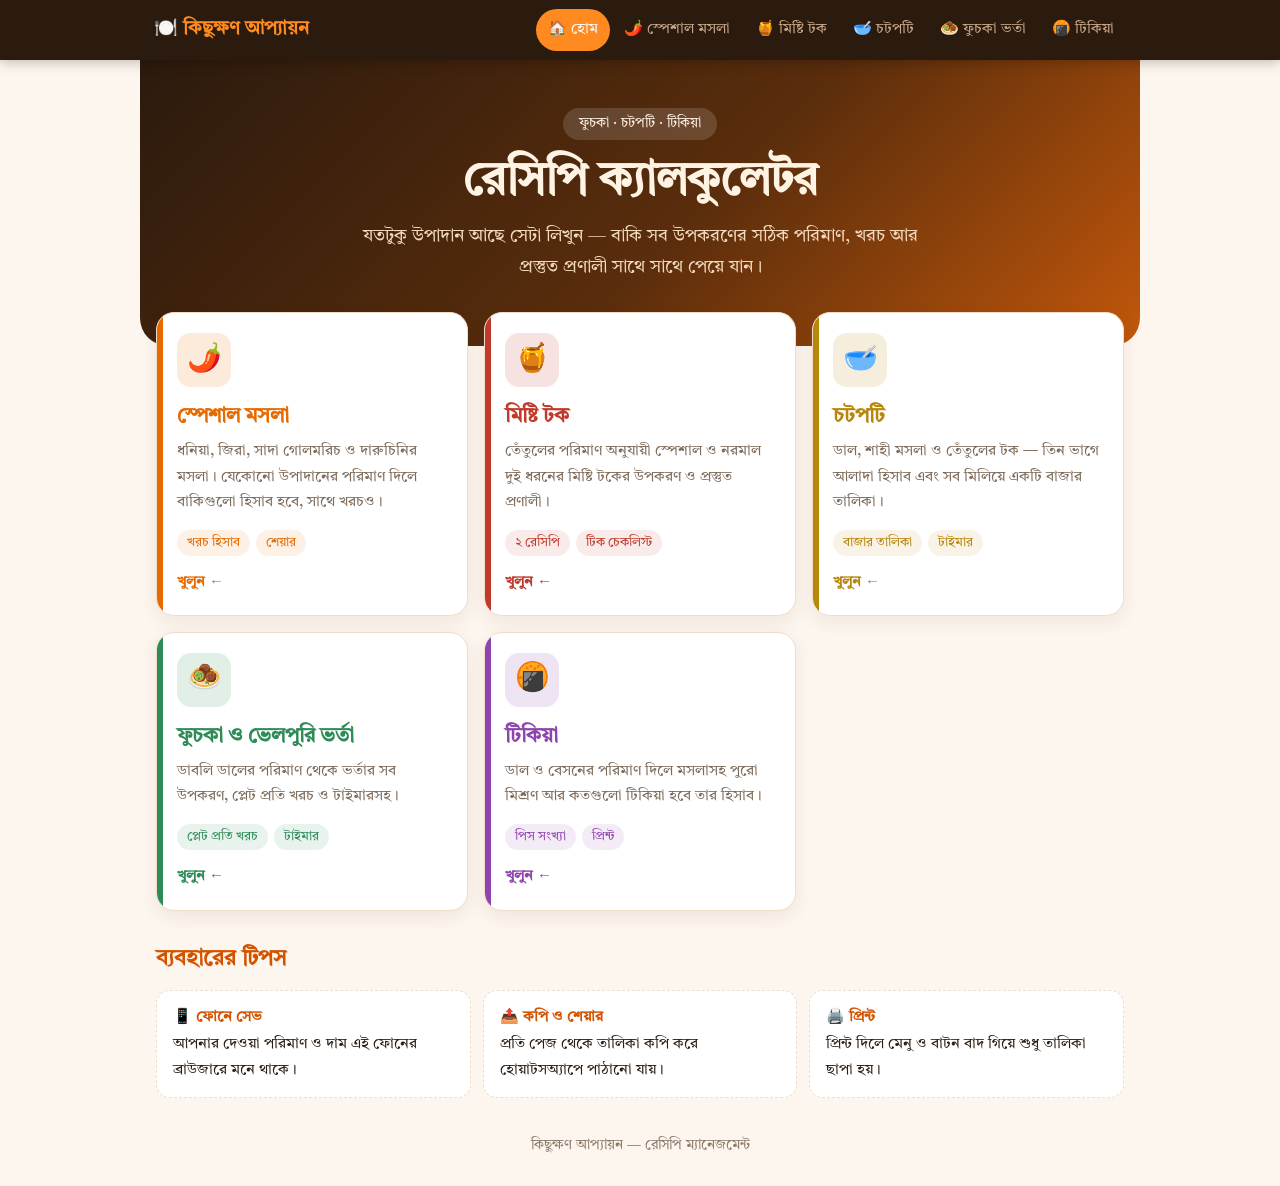
<file: index.html>
<!DOCTYPE html>
<html lang="bn">
<head>
<meta charset="UTF-8">
<meta name="viewport" content="width=device-width, initial-scale=1.0">
<meta name="theme-color" content="#2b1a0e">
<title>কিছুক্ষণ আপ্যায়ন — রেসিপি ক্যালকুলেটর</title>
<link rel="preconnect" href="https://fonts.googleapis.com">
<link rel="preconnect" href="https://fonts.gstatic.com" crossorigin>
<link rel="stylesheet" href="assets/site.css">
<link href="https://fonts.googleapis.com/css2?family=Tiro+Bangla:ital@0;1&display=swap" rel="stylesheet">
<style>
:root{
  --bg:#fdf6ee; --card:#fff; --text:#2c1e12; --muted:#7d6b5a; --line:#f0ddc8;
  --brand:#d35400; --brand2:#ff8a1f; --dark:#2b1a0e;
}
@media(prefers-color-scheme:dark){
  :root{--bg:#17110b; --card:#241a11; --text:#f4eadf; --muted:#b3a393; --line:#3d2d1d; --brand:#ff9a45}
}
*{box-sizing:border-box}
body{margin:0;background:var(--bg);color:var(--text);font-family:'Tiro Bangla','Noto Serif Bengali','Kalpurush',serif;line-height:1.7}
.wrap{max-width:1000px;margin:0 auto;padding:0 16px}

.hero{
  background:linear-gradient(135deg,#2b1a0e 0%,#5a2d0c 55%,#c2570b 100%);
  color:#fff3e3;text-align:center;padding:48px 16px 64px;
  margin:0 -16px 0;border-radius:0 0 28px 28px;
}
.hero .tag{display:inline-block;background:rgba(255,255,255,.14);padding:4px 16px;border-radius:999px;font-size:14px;margin-bottom:14px}
.hero h1{margin:0 0 10px;font-size:clamp(28px,6vw,46px);line-height:1.25}
.hero p{margin:0 auto;max-width:560px;color:#f3d9bd;font-size:clamp(15px,3.6vw,18px)}

.grid{
  display:grid;grid-template-columns:repeat(auto-fill,minmax(290px,1fr));gap:16px;
  margin:-34px 0 28px;
}
.card{
  display:flex;flex-direction:column;background:var(--card);border:1px solid var(--line);
  border-radius:18px;padding:20px;text-decoration:none;color:inherit;
  box-shadow:0 6px 18px rgba(80,40,0,.08);transition:transform .15s,box-shadow .15s,border-color .15s;
  position:relative;overflow:hidden;
}
.card::before{content:"";position:absolute;left:0;top:0;bottom:0;width:6px;background:var(--c,var(--brand))}
.card:hover{transform:translateY(-4px);box-shadow:0 12px 26px rgba(80,40,0,.18);border-color:var(--c,var(--brand))}
.card:focus-visible{outline:3px solid var(--brand2);outline-offset:2px}
.icon{
  width:54px;height:54px;border-radius:14px;display:grid;place-items:center;font-size:28px;
  background:color-mix(in srgb,var(--c,var(--brand)) 14%,transparent);margin-bottom:12px;
}
.card h2{margin:0 0 4px;font-size:21px;color:var(--c,var(--brand))}
.card p{margin:0 0 14px;color:var(--muted);font-size:15px;flex:1}
.meta{display:flex;flex-wrap:wrap;gap:6px;margin-bottom:14px}
.meta span{font-size:13px;background:color-mix(in srgb,var(--c,var(--brand)) 10%,transparent);color:var(--c,var(--brand));padding:2px 10px;border-radius:999px}
.go{font-weight:700;color:var(--c,var(--brand));font-size:15px}
.card:hover .go{letter-spacing:.3px}

h3.sec{font-size:22px;margin:30px 0 12px;color:var(--brand)}
.tips{display:grid;grid-template-columns:repeat(auto-fit,minmax(220px,1fr));gap:12px;margin-bottom:10px}
.tip{background:var(--card);border:1px dashed var(--line);border-radius:14px;padding:14px 16px;font-size:15px}
.tip b{display:block;margin-bottom:2px;color:var(--brand)}

#siteFoot{margin-top:18px}
body.has-nav{padding-top:var(--nav-h) !important}
</style>
</head>
<body>
<div class="wrap">
  <header class="hero">
    <span class="tag">ফুচকা · চটপটি · টিকিয়া</span>
    <h1>রেসিপি ক্যালকুলেটর</h1>
    <p>যতটুকু উপাদান আছে সেটা লিখুন — বাকি সব উপকরণের সঠিক পরিমাণ, খরচ আর প্রস্তুত প্রণালী সাথে সাথে পেয়ে যান।</p>
  </header>

  <main class="grid" id="cards">
    <a class="card" href="masala.html" style="--c:#e66a00">
      <div class="icon">🌶️</div>
      <h2>স্পেশাল মসলা</h2>
      <p>ধনিয়া, জিরা, সাদা গোলমরিচ ও দারুচিনির মসলা। যেকোনো উপাদানের পরিমাণ দিলে বাকিগুলো হিসাব হবে, সাথে খরচও।</p>
      <div class="meta"><span>খরচ হিসাব</span><span>শেয়ার</span></div>
      <span class="go">খুলুন ←</span>
    </a>
    <a class="card" href="mishti-tok.html" style="--c:#c0392b">
      <div class="icon">🍯</div>
      <h2>মিষ্টি টক</h2>
      <p>তেঁতুলের পরিমাণ অনুযায়ী স্পেশাল ও নরমাল দুই ধরনের মিষ্টি টকের উপকরণ ও প্রস্তুত প্রণালী।</p>
      <div class="meta"><span>২ রেসিপি</span><span>টিক চেকলিস্ট</span></div>
      <span class="go">খুলুন ←</span>
    </a>
    <a class="card" href="chotpoti.html" style="--c:#b8860b">
      <div class="icon">🥣</div>
      <h2>চটপটি</h2>
      <p>ডাল, শাহী মসলা ও তেঁতুলের টক — তিন ভাগে আলাদা হিসাব এবং সব মিলিয়ে একটি বাজার তালিকা।</p>
      <div class="meta"><span>বাজার তালিকা</span><span>টাইমার</span></div>
      <span class="go">খুলুন ←</span>
    </a>
    <a class="card" href="fuchka-vorta.html" style="--c:#2e8b57">
      <div class="icon">🧆</div>
      <h2>ফুচকা ও ভেলপুরি ভর্তা</h2>
      <p>ডাবলি ডালের পরিমাণ থেকে ভর্তার সব উপকরণ, প্লেট প্রতি খরচ ও টাইমারসহ।</p>
      <div class="meta"><span>প্লেট প্রতি খরচ</span><span>টাইমার</span></div>
      <span class="go">খুলুন ←</span>
    </a>
    <a class="card" href="tikiya.html" style="--c:#8e44ad">
      <div class="icon">🍘</div>
      <h2>টিকিয়া</h2>
      <p>ডাল ও বেসনের পরিমাণ দিলে মসলাসহ পুরো মিশ্রণ আর কতগুলো টিকিয়া হবে তার হিসাব।</p>
      <div class="meta"><span>পিস সংখ্যা</span><span>প্রিন্ট</span></div>
      <span class="go">খুলুন ←</span>
    </a>
  </main>

  <h3 class="sec">ব্যবহারের টিপস</h3>
  <div class="tips">
    <div class="tip"><b>📱 ফোনে সেভ</b>আপনার দেওয়া পরিমাণ ও দাম এই ফোনের ব্রাউজারে মনে থাকে।</div>
    <div class="tip"><b>📤 কপি ও শেয়ার</b>প্রতি পেজ থেকে তালিকা কপি করে হোয়াটসঅ্যাপে পাঠানো যায়।</div>
    <div class="tip"><b>🖨️ প্রিন্ট</b>প্রিন্ট দিলে মেনু ও বাটন বাদ গিয়ে শুধু তালিকা ছাপা হয়।</div>
  </div>

  <div id="siteFoot">কিছুক্ষণ আপ্যায়ন — রেসিপি ম্যানেজমেন্ট</div>
</div>
<script src="assets/site.js"></script>
</body>
</html>
</file>
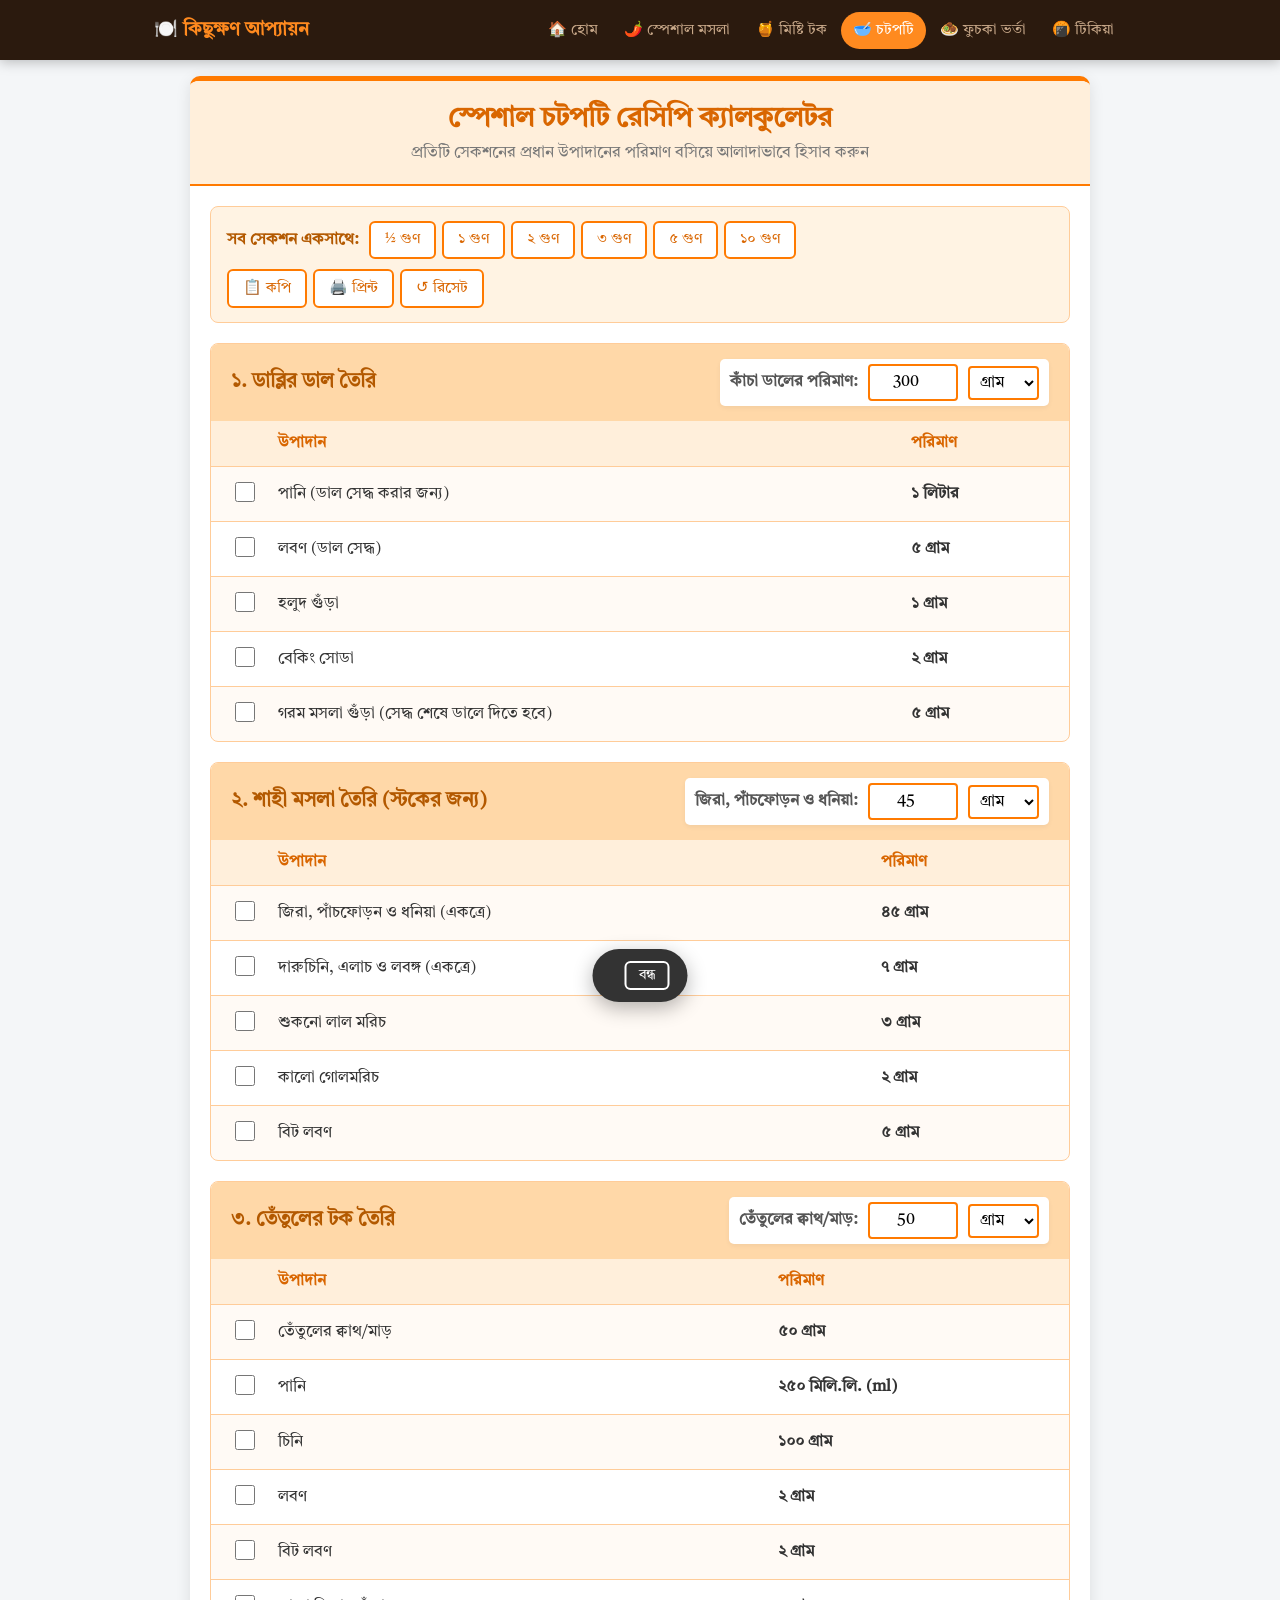
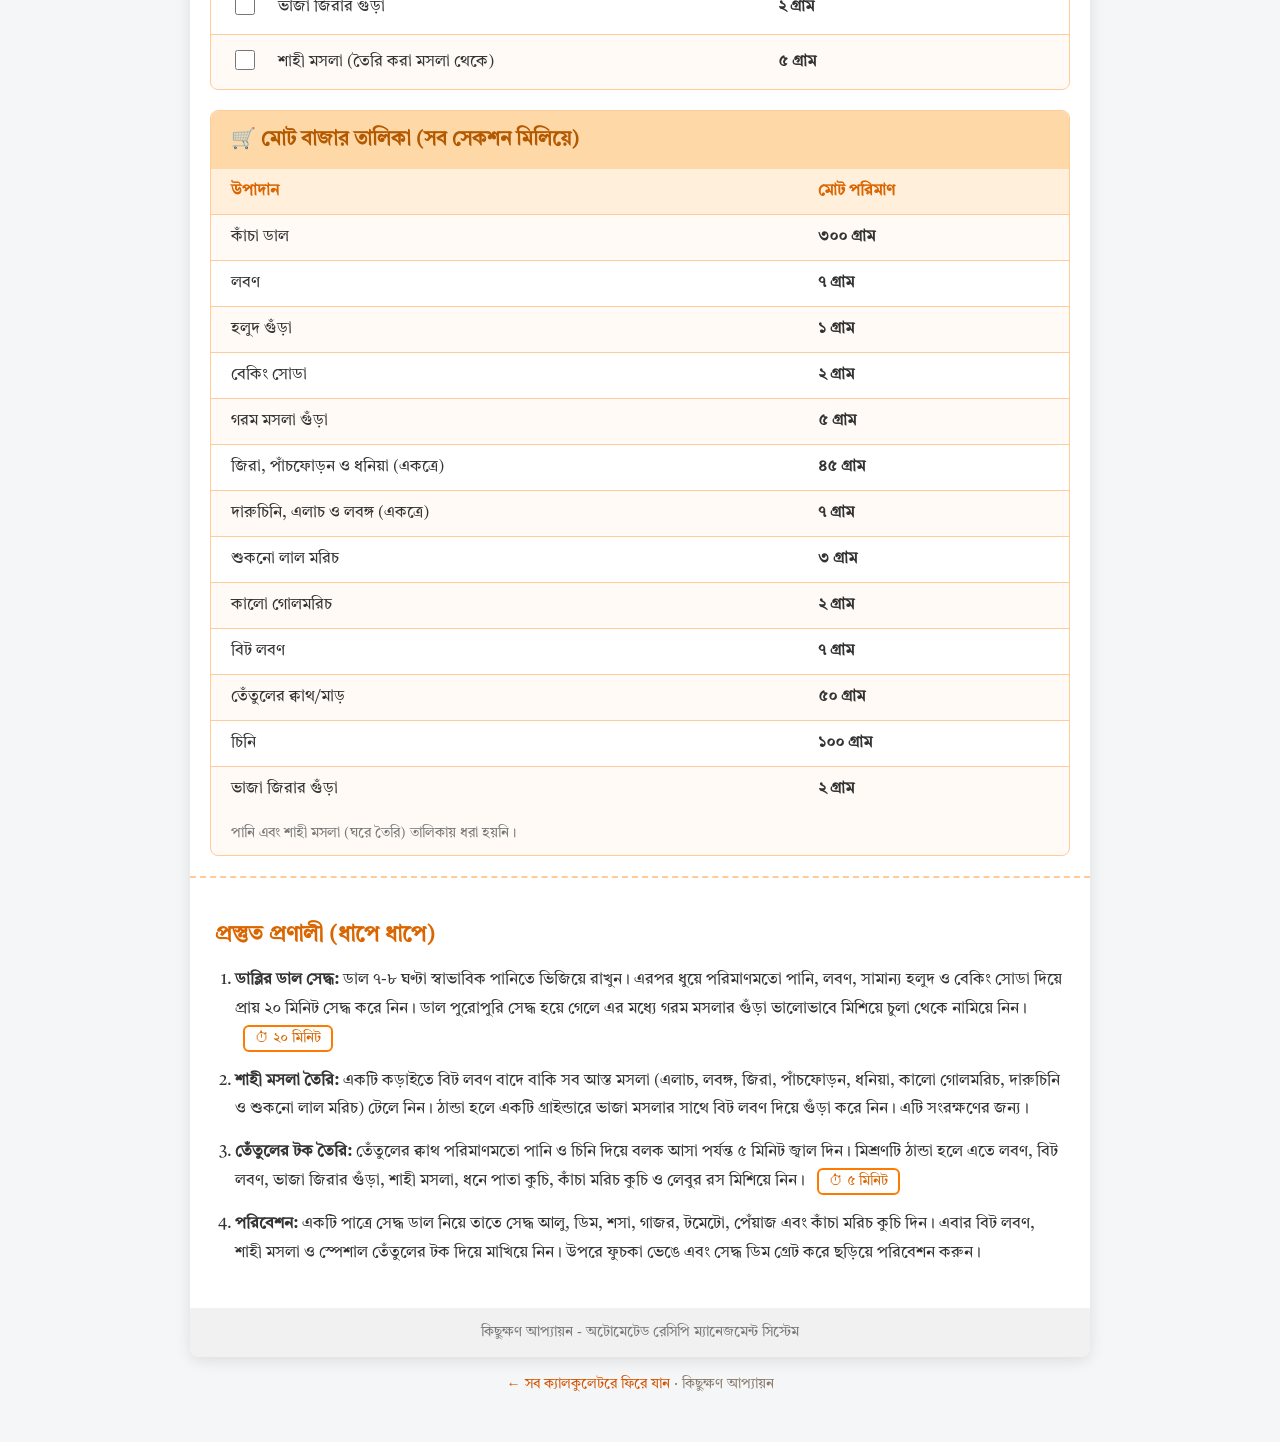
<file: chotpoti.html>
<!DOCTYPE html>
<html lang="bn">
<head>
    <meta charset="UTF-8">
    <meta name="viewport" content="width=device-width, initial-scale=1.0">
    <title>চটপটি রেসিপি ক্যালকুলেটর - কিছুক্ষণ আপ্যায়ন</title>
    <style>
        @import url('https://fonts.googleapis.com/css2?family=Tiro+Bangla:ital@0;1&display=swap');

        * { box-sizing: border-box; }

        body {
            font-family: 'Tiro Bangla', serif;
            background-color: #f4f6f8;
            margin: 0;
            padding: 20px;
            color: #333;
        }

        .container {
            max-width: 900px;
            margin: 0 auto;
            background-color: #ffffff;
            border-radius: 10px;
            box-shadow: 0 4px 15px rgba(0,0,0,0.1);
            overflow: hidden;
            border-top: 5px solid #ff7a00;
        }

        .header {
            background-color: #ffefdb;
            padding: 20px;
            text-align: center;
            border-bottom: 2px solid #ff7a00;
        }
        .header h1 { margin: 0; color: #d96600; font-size: 28px; }
        .header p { margin: 5px 0 0 0; color: #777; }

        /* Toolbar */
        .toolbar {
            margin: 20px 20px 0;
            padding: 14px 16px;
            background: #fff3e3;
            border: 1px solid #ffcc99;
            border-radius: 8px;
            display: flex;
            flex-wrap: wrap;
            gap: 10px;
            align-items: center;
            justify-content: space-between;
        }
        .toolbar .group { display: flex; flex-wrap: wrap; gap: 6px; align-items: center; }
        .toolbar .lbl { font-weight: bold; color: #b35900; margin-right: 4px; }

        button {
            font-family: 'Tiro Bangla', serif;
            font-size: 15px;
            padding: 7px 14px;
            border: 2px solid #ff7a00;
            background: #fff;
            color: #d96600;
            border-radius: 6px;
            cursor: pointer;
            transition: background .15s, color .15s;
        }
        button:hover { background: #ff7a00; color: #fff; }
        button.primary { background: #ff7a00; color: #fff; }
        button.primary:hover { background: #d96600; }
        button.active { background: #ff7a00; color: #fff; }

        .section-card {
            margin: 20px;
            border: 1px solid #ffcc99;
            border-radius: 8px;
            overflow: hidden;
            background-color: #fffaf5;
        }
        .section-header {
            background-color: #ffd8a8;
            padding: 15px 20px;
            display: flex;
            justify-content: space-between;
            align-items: center;
            flex-wrap: wrap;
            gap: 10px;
        }
        .section-header h2 { margin: 0; color: #b35900; font-size: 20px; }

        .input-group {
            display: flex;
            align-items: center;
            gap: 10px;
            background: white;
            padding: 5px 10px;
            border-radius: 5px;
            box-shadow: 0 2px 5px rgba(0,0,0,0.05);
            flex-wrap: wrap;
        }
        .input-group label { font-size: 16px; font-weight: bold; color: #555; }
        .input-group input, .input-group select {
            font-family: 'Tiro Bangla', serif;
            font-size: 16px;
            padding: 6px;
            border: 2px solid #ff7a00;
            border-radius: 4px;
            outline: none;
            background-color: #fff;
        }
        .input-group input { width: 90px; text-align: center; }
        .input-group select { cursor: pointer; }
        .input-group input:focus, .input-group select:focus { box-shadow: 0 0 0 3px rgba(255,122,0,.25); }

        .err { color: #c0392b; padding: 14px 20px; font-size: 15px; }

        table { width: 100%; border-collapse: collapse; }
        th, td {
            border-bottom: 1px solid #ffcc99;
            padding: 12px 20px;
            text-align: left;
            font-size: 16px;
        }
        th { background-color: #ffefdb; color: #d96600; font-weight: bold; }
        th.chk, td.chk { width: 44px; padding-right: 0; }
        tr:last-child td { border-bottom: none; }
        tr:nth-child(even) { background-color: #ffffff; }
        td.chk input { width: 20px; height: 20px; accent-color: #ff7a00; cursor: pointer; }
        tr.done td:not(.chk) { text-decoration: line-through; color: #aaa; }

        /* Shopping list */
        .shop-list { padding: 6px 0; }
        .shop-note { padding: 12px 20px 0; font-size: 14px; color: #777; }

        .steps-section {
            padding: 25px;
            background-color: #ffffff;
            border-top: 2px dashed #ffcc99;
        }
        .steps-section h2 { color: #d96600; font-size: 22px; margin-bottom: 15px; }
        .steps-list { line-height: 1.8; font-size: 16px; padding-left: 20px; }
        .steps-list li { margin-bottom: 14px; }
        .timer-btn { margin-left: 8px; padding: 2px 10px; font-size: 14px; }

        .footer-note {
            text-align: center;
            padding: 15px;
            font-size: 14px;
            color: #777;
            background-color: #f1f1f1;
        }

        /* Timer bar */
        #timerBar {
            position: fixed;
            left: 50%;
            bottom: 18px;
            transform: translateX(-50%) translateY(120px);
            background: #333;
            color: #fff;
            padding: 12px 18px;
            border-radius: 30px;
            display: flex;
            gap: 14px;
            align-items: center;
            box-shadow: 0 6px 20px rgba(0,0,0,.3);
            transition: transform .25s;
            z-index: 20;
            font-size: 17px;
        }
        #timerBar.show { transform: translateX(-50%) translateY(0); }
        #timerBar.ring { background: #c0392b; animation: pulse 0.8s infinite; }
        #timerBar button { padding: 3px 12px; font-size: 14px; border-color: #fff; background: transparent; color: #fff; }
        #timerBar button:hover { background: #fff; color: #333; }
        @keyframes pulse { 50% { transform: translateX(-50%) scale(1.06); } }

        #toast {
            position: fixed;
            top: 18px;
            left: 50%;
            transform: translateX(-50%);
            background: #2e7d32;
            color: #fff;
            padding: 10px 20px;
            border-radius: 6px;
            opacity: 0;
            pointer-events: none;
            transition: opacity .25s;
            z-index: 30;
        }
        #toast.show { opacity: 1; }

        @media (max-width: 600px) {
            body { padding: 10px; }
            .section-header { flex-direction: column; align-items: flex-start; }
            th, td { padding: 10px 12px; font-size: 15px; }
            .header h1 { font-size: 22px; }
            .toolbar { flex-direction: column; align-items: flex-start; }
        }

        @media print {
            body { background: #fff; padding: 0; }
            .container { box-shadow: none; border-top: none; }
            .toolbar, #timerBar, #toast, .timer-btn, td.chk, th.chk, .input-group select { display: none !important; }
            .input-group input { border: none; width: auto; font-weight: bold; }
            .section-card { break-inside: avoid; }
        }
    </style>
<link rel="stylesheet" href="assets/site.css">
</head>
<body>

<div class="container">
    <div class="header">
        <h1>স্পেশাল চটপটি রেসিপি ক্যালকুলেটর</h1>
        <p>প্রতিটি সেকশনের প্রধান উপাদানের পরিমাণ বসিয়ে আলাদাভাবে হিসাব করুন</p>
    </div>

    <!-- Toolbar -->
    <div class="toolbar">
        <div class="group">
            <span class="lbl">সব সেকশন একসাথে:</span>
            <button data-mult="0.5">½ গুণ</button>
            <button data-mult="1">১ গুণ</button>
            <button data-mult="2">২ গুণ</button>
            <button data-mult="3">৩ গুণ</button>
            <button data-mult="5">৫ গুণ</button>
            <button data-mult="10">১০ গুণ</button>
        </div>
        <div class="group">
            <button id="btnCopy">📋 কপি</button>
            <button id="btnPrint">🖨️ প্রিন্ট</button>
            <button id="btnReset">↺ রিসেট</button>
        </div>
    </div>

    <!-- Section 1: Dal -->
    <div class="section-card">
        <div class="section-header">
            <h2>১. ডাব্লির ডাল তৈরি</h2>
            <div class="input-group">
                <label for="dalInput">কাঁচা ডালের পরিমাণ:</label>
                <input type="number" id="dalInput" value="300" min="0" step="any" inputmode="decimal">
                <select id="dalUnit">
                    <option value="g">গ্রাম</option>
                    <option value="kg">কেজি</option>
                </select>
            </div>
        </div>
        <table>
            <thead><tr><th class="chk"></th><th>উপাদান</th><th>পরিমাণ</th></tr></thead>
            <tbody id="dalTable"></tbody>
        </table>
    </div>

    <!-- Section 2: Masala -->
    <div class="section-card">
        <div class="section-header">
            <h2>২. শাহী মসলা তৈরি (স্টকের জন্য)</h2>
            <div class="input-group">
                <label for="masalaInput">জিরা, পাঁচফোড়ন ও ধনিয়া:</label>
                <input type="number" id="masalaInput" value="45" min="0" step="any" inputmode="decimal">
                <select id="masalaUnit">
                    <option value="g">গ্রাম</option>
                    <option value="kg">কেজি</option>
                </select>
            </div>
        </div>
        <table>
            <thead><tr><th class="chk"></th><th>উপাদান</th><th>পরিমাণ</th></tr></thead>
            <tbody id="masalaTable"></tbody>
        </table>
    </div>

    <!-- Section 3: Tok -->
    <div class="section-card">
        <div class="section-header">
            <h2>৩. তেঁতুলের টক তৈরি</h2>
            <div class="input-group">
                <label for="tokInput">তেঁতুলের ক্বাথ/মাড়:</label>
                <input type="number" id="tokInput" value="50" min="0" step="any" inputmode="decimal">
                <select id="tokUnit">
                    <option value="g">গ্রাম</option>
                    <option value="kg">কেজি</option>
                </select>
            </div>
        </div>
        <table>
            <thead><tr><th class="chk"></th><th>উপাদান</th><th>পরিমাণ</th></tr></thead>
            <tbody id="tokTable"></tbody>
        </table>
    </div>

    <!-- Shopping list -->
    <div class="section-card">
        <div class="section-header">
            <h2>🛒 মোট বাজার তালিকা (সব সেকশন মিলিয়ে)</h2>
        </div>
        <table>
            <thead><tr><th>উপাদান</th><th>মোট পরিমাণ</th></tr></thead>
            <tbody id="shopTable"></tbody>
        </table>
        <div class="shop-note">পানি এবং শাহী মসলা (ঘরে তৈরি) তালিকায় ধরা হয়নি।</div>
        <div style="height:12px"></div>
    </div>

    <!-- Steps -->
    <div class="steps-section">
        <h2>প্রস্তুত প্রণালী (ধাপে ধাপে)</h2>
        <ol class="steps-list">
            <li><strong>ডাব্লির ডাল সেদ্ধ:</strong> ডাল ৭-৮ ঘণ্টা স্বাভাবিক পানিতে ভিজিয়ে রাখুন। এরপর ধুয়ে পরিমাণমতো পানি, লবণ, সামান্য হলুদ ও বেকিং সোডা দিয়ে প্রায় ২০ মিনিট সেদ্ধ করে নিন। ডাল পুরোপুরি সেদ্ধ হয়ে গেলে এর মধ্যে গরম মসলার গুঁড়া ভালোভাবে মিশিয়ে চুলা থেকে নামিয়ে নিন। <button class="timer-btn" data-min="20" data-label="ডাল সেদ্ধ">⏱ ২০ মিনিট</button></li>
            <li><strong>শাহী মসলা তৈরি:</strong> একটি কড়াইতে বিট লবণ বাদে বাকি সব আস্ত মসলা (এলাচ, লবঙ্গ, জিরা, পাঁচফোড়ন, ধনিয়া, কালো গোলমরিচ, দারুচিনি ও শুকনো লাল মরিচ) টেলে নিন। ঠান্ডা হলে একটি গ্রাইন্ডারে ভাজা মসলার সাথে বিট লবণ দিয়ে গুঁড়া করে নিন। এটি সংরক্ষণের জন্য।</li>
            <li><strong>তেঁতুলের টক তৈরি:</strong> তেঁতুলের ক্বাথ পরিমাণমতো পানি ও চিনি দিয়ে বলক আসা পর্যন্ত ৫ মিনিট জ্বাল দিন। মিশ্রণটি ঠান্ডা হলে এতে লবণ, বিট লবণ, ভাজা জিরার গুঁড়া, শাহী মসলা, ধনে পাতা কুচি, কাঁচা মরিচ কুচি ও লেবুর রস মিশিয়ে নিন। <button class="timer-btn" data-min="5" data-label="তেঁতুলের টক জ্বাল">⏱ ৫ মিনিট</button></li>
            <li><strong>পরিবেশন:</strong> একটি পাত্রে সেদ্ধ ডাল নিয়ে তাতে সেদ্ধ আলু, ডিম, শসা, গাজর, টমেটো, পেঁয়াজ এবং কাঁচা মরিচ কুচি দিন। এবার বিট লবণ, শাহী মসলা ও স্পেশাল তেঁতুলের টক দিয়ে মাখিয়ে নিন। উপরে ফুচকা ভেঙে এবং সেদ্ধ ডিম গ্রেট করে ছড়িয়ে পরিবেশন করুন।</li>
        </ol>
    </div>

    <div class="footer-note">
        কিছুক্ষণ আপ্যায়ন - অটোমেটেড রেসিপি ম্যানেজমেন্ট সিস্টেম
    </div>
</div>

<div id="timerBar"><span id="timerText"></span><button id="timerStop">বন্ধ</button></div>
<div id="toast"></div>

<script>
    // Base Data (all base amounts are in Grams/ML). "key" merges identical items in the shopping list.
    const db = {
        dal: {
            baseAmount: 300,
            items: [
                { name: "পানি (ডাল সেদ্ধ করার জন্য)", amount: 1000, isLiquid: true },
                { name: "লবণ (ডাল সেদ্ধ)", amount: 5, isLiquid: false, key: "লবণ" },
                { name: "হলুদ গুঁড়া", amount: 1, isLiquid: false, key: "হলুদ গুঁড়া" },
                { name: "বেকিং সোডা", amount: 2, isLiquid: false, key: "বেকিং সোডা" },
                { name: "গরম মসলা গুঁড়া (সেদ্ধ শেষে ডালে দিতে হবে)", amount: 5, isLiquid: false, key: "গরম মসলা গুঁড়া" }
            ]
        },
        masala: {
            baseAmount: 45,
            items: [
                { name: "জিরা, পাঁচফোড়ন ও ধনিয়া (একত্রে)", amount: 45, isLiquid: false, key: "জিরা, পাঁচফোড়ন ও ধনিয়া (একত্রে)" },
                { name: "দারুচিনি, এলাচ ও লবঙ্গ (একত্রে)", amount: 7, isLiquid: false, key: "দারুচিনি, এলাচ ও লবঙ্গ (একত্রে)" },
                { name: "শুকনো লাল মরিচ", amount: 3, isLiquid: false, key: "শুকনো লাল মরিচ" },
                { name: "কালো গোলমরিচ", amount: 2, isLiquid: false, key: "কালো গোলমরিচ" },
                { name: "বিট লবণ", amount: 5, isLiquid: false, key: "বিট লবণ" }
            ]
        },
        tok: {
            baseAmount: 50,
            items: [
                { name: "তেঁতুলের ক্বাথ/মাড়", amount: 50, isLiquid: false, key: "তেঁতুলের ক্বাথ/মাড়" },
                { name: "পানি", amount: 250, isLiquid: true },
                { name: "চিনি", amount: 100, isLiquid: false, key: "চিনি" },
                { name: "লবণ", amount: 2, isLiquid: false, key: "লবণ" },
                { name: "বিট লবণ", amount: 2, isLiquid: false, key: "বিট লবণ" },
                { name: "ভাজা জিরার গুঁড়া", amount: 2, isLiquid: false, key: "ভাজা জিরার গুঁড়া" },
                { name: "শাহী মসলা (তৈরি করা মসলা থেকে)", amount: 5, isLiquid: false }
            ]
        }
    };

    const sections = {
        dal:    { input: 'dalInput',    unit: 'dalUnit',    table: 'dalTable',    title: 'ডাব্লির ডাল তৈরি',      label: 'কাঁচা ডাল' },
        masala: { input: 'masalaInput', unit: 'masalaUnit', table: 'masalaTable', title: 'শাহী মসলা তৈরি',        label: 'জিরা, পাঁচফোড়ন ও ধনিয়া' },
        tok:    { input: 'tokInput',    unit: 'tokUnit',    table: 'tokTable',    title: 'তেঁতুলের টক তৈরি',      label: 'তেঁতুলের ক্বাথ/মাড়' }
    };

    const STORE_KEY = 'chotpoti-calc-v2';
    let checked = {};   // "section:index" -> true

    /* ---------- helpers ---------- */
    const $ = id => document.getElementById(id);
    const bnDigits = '০১২৩৪৫৬৭৮৯';
    const toBn = s => String(s).replace(/\d/g, d => bnDigits[d]);

    function fmtNum(n) {
        // up to 2 decimals, no trailing zeros
        let s = (Math.round(n * 100) / 100).toString();
        return toBn(s);
    }

    function formatUnit(v, isLiquid) {
        if (v >= 1000) {
            let big = v / 1000;
            return fmtNum(big) + (isLiquid ? ' লিটার' : ' কেজি');
        }
        let num;
        if (v >= 10) num = fmtNum(Math.round(v * 10) / 10);   // e.g. 12.5
        else if (v > 0 && v < 10) num = fmtNum(Math.round(v * 100) / 100); // keep small amounts, e.g. 0.33
        else num = '০';
        return num + (isLiquid ? ' মিলি.লি. (ml)' : ' গ্রাম');
    }

    function getGrams(key) {
        let s = sections[key];
        let val = parseFloat($(s.input).value);
        if (isNaN(val) || val <= 0) return null;
        return $(s.unit).value === 'kg' ? val * 1000 : val;
    }

    function toast(msg) {
        let t = $('toast');
        t.textContent = msg;
        t.classList.add('show');
        clearTimeout(toast._t);
        toast._t = setTimeout(() => t.classList.remove('show'), 1800);
    }

    /* ---------- render ---------- */
    function renderTable(key) {
        let s = sections[key];
        let tbody = $(s.table);
        let grams = getGrams(key);

        if (grams === null) {
            tbody.innerHTML = '<tr><td colspan="3" class="err">সঠিক একটি পরিমাণ লিখুন (০ এর বেশি)।</td></tr>';
            return;
        }
        let ratio = grams / db[key].baseAmount;

        tbody.innerHTML = db[key].items.map((item, i) => {
            let id = key + ':' + i;
            let done = checked[id] ? ' checked' : '';
            return `<tr class="${checked[id] ? 'done' : ''}">
                <td class="chk"><input type="checkbox" data-id="${id}"${done} aria-label="${item.name}"></td>
                <td>${item.name}</td>
                <td><strong>${formatUnit(item.amount * ratio, item.isLiquid)}</strong></td>
            </tr>`;
        }).join('');
    }

    function renderShop() {
        let totals = {};
        let order = [];
        let add = (name, v) => {
            if (!(name in totals)) { totals[name] = 0; order.push(name); }
            totals[name] += v;
        };

        let dalG = getGrams('dal');
        if (dalG !== null) add('কাঁচা ডাল', dalG);

        Object.keys(db).forEach(key => {
            let g = getGrams(key);
            if (g === null) return;
            let ratio = g / db[key].baseAmount;
            db[key].items.forEach(item => {
                if (item.key) add(item.key, item.amount * ratio);
            });
        });

        $('shopTable').innerHTML = order.map(n =>
            `<tr><td>${n}</td><td><strong>${formatUnit(totals[n], false)}</strong></td></tr>`
        ).join('');
        renderShop.totals = { totals, order };
    }

    function update(key) {
        renderTable(key);
        renderShop();
        save();
    }
    const updateAll = () => { Object.keys(sections).forEach(renderTable); renderShop(); save(); };

    /* ---------- persistence ---------- */
    function save() {
        try {
            let data = { checked, vals: {} };
            Object.keys(sections).forEach(k => {
                data.vals[k] = { v: $(sections[k].input).value, u: $(sections[k].unit).value };
            });
            localStorage.setItem(STORE_KEY, JSON.stringify(data));
        } catch (e) {}
    }
    function load() {
        try {
            let raw = localStorage.getItem(STORE_KEY);
            if (!raw) return;
            let data = JSON.parse(raw);
            checked = data.checked || {};
            Object.keys(sections).forEach(k => {
                if (data.vals && data.vals[k]) {
                    $(sections[k].input).value = data.vals[k].v;
                    $(sections[k].unit).value = data.vals[k].u;
                }
            });
        } catch (e) {}
    }

    /* ---------- quick multiply / reset ---------- */
    function setAmount(key, grams) {
        let s = sections[key];
        if (grams >= 1000) {
            $(s.unit).value = 'kg';
            $(s.input).value = Math.round(grams) / 1000;
        } else {
            $(s.unit).value = 'g';
            $(s.input).value = Math.round(grams * 100) / 100;
        }
    }
    function applyMultiplier(m) {
        Object.keys(sections).forEach(k => setAmount(k, db[k].baseAmount * m));
        checked = {};
        updateAll();
        document.querySelectorAll('[data-mult]').forEach(b => b.classList.toggle('active', parseFloat(b.dataset.mult) === m));
    }

    /* ---------- copy text ---------- */
    function buildText() {
        let out = ['চটপটি রেসিপি - কিছুক্ষণ আপ্যায়ন', ''];
        Object.keys(db).forEach((key, idx) => {
            let g = getGrams(key);
            if (g === null) return;
            let ratio = g / db[key].baseAmount;
            out.push((idx + 1) + '. ' + sections[key].title + ' (' + sections[key].label + ': ' + formatUnit(g, false) + ')');
            db[key].items.forEach(it => out.push('  - ' + it.name + ': ' + formatUnit(it.amount * ratio, it.isLiquid)));
            out.push('');
        });
        let st = renderShop.totals;
        if (st) {
            out.push('মোট বাজার তালিকা:');
            st.order.forEach(n => out.push('  - ' + n + ': ' + formatUnit(st.totals[n], false)));
        }
        return out.join('\n');
    }
    function copyText() {
        let text = buildText();
        let done = () => toast('কপি হয়েছে ✔');
        if (navigator.clipboard && navigator.clipboard.writeText) {
            navigator.clipboard.writeText(text).then(done).catch(() => fallbackCopy(text, done));
        } else fallbackCopy(text, done);
    }
    function fallbackCopy(text, cb) {
        let ta = document.createElement('textarea');
        ta.value = text;
        document.body.appendChild(ta);
        ta.select();
        try { document.execCommand('copy'); cb(); } catch (e) { toast('কপি করা যায়নি'); }
        document.body.removeChild(ta);
    }

    /* ---------- timer ---------- */
    let timerInt = null, timerEnd = 0;
    function beep() {
        try {
            let ctx = new (window.AudioContext || window.webkitAudioContext)();
            [0, 0.35, 0.7].forEach(t => {
                let o = ctx.createOscillator(), g = ctx.createGain();
                o.frequency.value = 880; o.connect(g); g.connect(ctx.destination);
                g.gain.setValueAtTime(0.25, ctx.currentTime + t);
                o.start(ctx.currentTime + t); o.stop(ctx.currentTime + t + 0.25);
            });
        } catch (e) {}
        if (navigator.vibrate) navigator.vibrate([300, 150, 300]);
    }
    function startTimer(min, label) {
        stopTimer();
        timerEnd = Date.now() + min * 60000;
        $('timerBar').classList.remove('ring');
        $('timerBar').classList.add('show');
        const tick = () => {
            let left = Math.max(0, Math.round((timerEnd - Date.now()) / 1000));
            if (left === 0) {
                clearInterval(timerInt); timerInt = null;
                $('timerBar').classList.add('ring');
                $('timerText').textContent = '⏰ ' + label + ' - সময় শেষ!';
                beep();
                return;
            }
            let m = Math.floor(left / 60), s = left % 60;
            $('timerText').textContent = '⏱ ' + label + ': ' + toBn(m) + ':' + toBn(String(s).padStart(2, '0'));
        };
        tick();
        timerInt = setInterval(tick, 500);
    }
    function stopTimer() {
        if (timerInt) clearInterval(timerInt);
        timerInt = null;
        $('timerBar').classList.remove('show', 'ring');
    }

    /* ---------- events ---------- */
    Object.keys(sections).forEach(k => {
        $(sections[k].input).addEventListener('input', () => { clearActiveMult(); update(k); });
        $(sections[k].unit).addEventListener('change', () => { clearActiveMult(); update(k); });
    });
    function clearActiveMult() { document.querySelectorAll('[data-mult]').forEach(b => b.classList.remove('active')); }

    document.addEventListener('change', e => {
        if (e.target.matches('td.chk input')) {
            let id = e.target.dataset.id;
            if (e.target.checked) checked[id] = true; else delete checked[id];
            e.target.closest('tr').classList.toggle('done', e.target.checked);
            save();
        }
    });
    document.querySelectorAll('[data-mult]').forEach(b => b.addEventListener('click', () => applyMultiplier(parseFloat(b.dataset.mult))));
    document.querySelectorAll('.timer-btn').forEach(b => b.addEventListener('click', () => startTimer(parseFloat(b.dataset.min), b.dataset.label)));
    $('timerStop').addEventListener('click', stopTimer);
    $('btnCopy').addEventListener('click', copyText);
    $('btnPrint').addEventListener('click', () => window.print());
    $('btnReset').addEventListener('click', () => { applyMultiplier(1); toast('শুরুর পরিমাণে ফিরে এসেছে'); });

    window.onload = function () {
        load();
        updateAll();
    };
</script>

<script src="assets/site.js"></script>
</body>
</html>
</file>
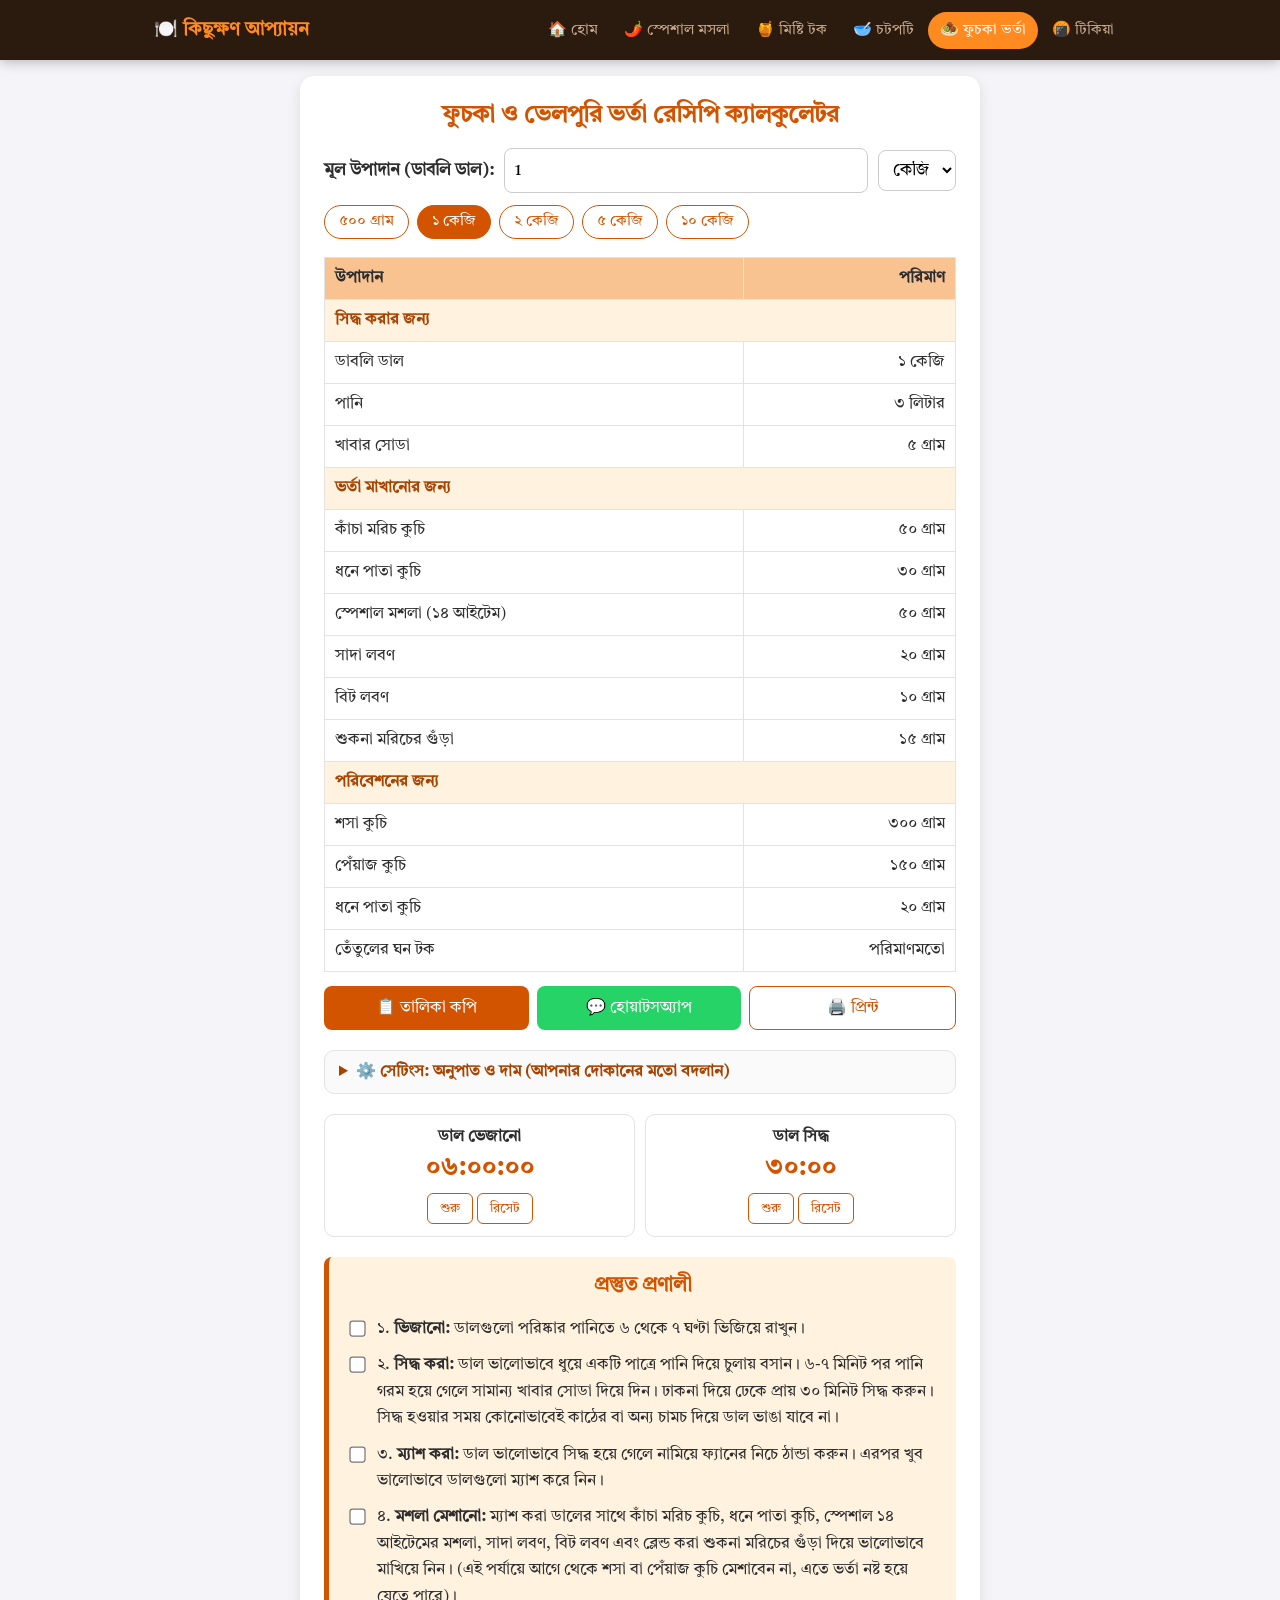
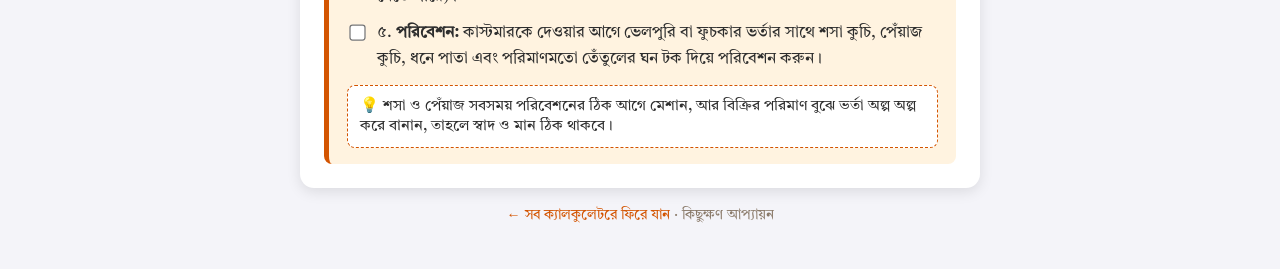
<file: fuchka-vorta.html>
<!DOCTYPE html>
<html lang="bn">
<head>
<meta charset="UTF-8">
<meta name="viewport" content="width=device-width, initial-scale=1.0">
<title>ফুচকা ও ভেলপুরি ভর্তা রেসিপি ক্যালকুলেটর</title>
<style>
@import url('https://fonts.googleapis.com/css2?family=Tiro+Bangla:ital@0;1&display=swap');

:root{
  --brand:#d35400; --brand-dark:#a84300; --soft:#fff3e0; --head:#f8c291;
  --bg:#f4f4f9; --card:#fff; --text:#2d2d2d; --muted:#777; --line:#e3e3e3; --ok:#27ae60;
}
*{box-sizing:border-box}
body{
  font-family:'Tiro Bangla',serif;
  background:var(--bg); color:var(--text); margin:0; padding:16px;
  display:flex; justify-content:center;
}
.container{
  background:var(--card); padding:24px; border-radius:14px;
  box-shadow:0 4px 14px rgba(0,0,0,.1); max-width:680px; width:100%;
}
h1,h2{text-align:center;color:var(--brand);margin:0 0 16px}
h1{font-size:1.5em}
h2{font-size:1.25em}

.input-group{margin-bottom:12px;display:flex;align-items:center;gap:10px;flex-wrap:wrap}
.input-group label{font-weight:600;font-size:1.05em}
.input-group input,.input-group select{
  padding:10px;font-size:1.05em;border:1px solid #ccc;border-radius:8px;font-family:inherit;background:#fff
}
.input-group input{flex:1;min-width:90px}
.quick{display:flex;gap:8px;flex-wrap:wrap;margin-bottom:18px}
.chip{
  border:1px solid var(--brand);background:#fff;color:var(--brand);padding:6px 14px;
  border-radius:999px;font-family:inherit;font-size:.95em;cursor:pointer
}
.chip:hover,.chip.active{background:var(--brand);color:#fff}

table{width:100%;border-collapse:collapse;margin-bottom:14px}
th,td{border:1px solid var(--line);padding:10px;text-align:left}
th{background:var(--head)}
td.num,th.num{text-align:right;white-space:nowrap}
tr.group td{background:var(--soft);font-weight:700;color:var(--brand-dark)}
tr.total td{background:#e8f8ee;font-weight:700}

.actions{display:flex;gap:8px;flex-wrap:wrap;margin-bottom:20px}
.btn{
  flex:1;min-width:120px;border:none;background:var(--brand);color:#fff;padding:10px 12px;
  border-radius:8px;font-family:inherit;font-size:1em;cursor:pointer
}
.btn:hover{background:var(--brand-dark)}
.btn.alt{background:#fff;color:var(--brand);border:1px solid var(--brand)}
.btn.alt:hover{background:var(--soft)}
.btn.wa{background:#25d366}
.toast{
  position:fixed;bottom:20px;left:50%;transform:translateX(-50%);background:#333;color:#fff;
  padding:10px 18px;border-radius:8px;opacity:0;pointer-events:none;transition:.3s;z-index:9
}
.toast.show{opacity:1}

details{border:1px solid var(--line);border-radius:10px;padding:10px 14px;margin-bottom:20px;background:#fafafa}
summary{cursor:pointer;font-weight:600;color:var(--brand-dark)}
details p.hint{color:var(--muted);font-size:.9em;margin:8px 0}
details input{width:90px;padding:6px;border:1px solid #ccc;border-radius:6px;font-family:inherit;font-size:1em;text-align:right}
.plates{margin-top:10px}

.timers{display:grid;grid-template-columns:1fr 1fr;gap:10px;margin-bottom:20px}
.timer{border:1px solid var(--line);border-radius:10px;padding:12px;text-align:center}
.timer b{display:block;margin-bottom:4px}
.timer .time{font-size:1.6em;font-weight:700;color:var(--brand);margin:4px 0 8px;font-variant-numeric:tabular-nums}
.timer.done .time{color:var(--ok)}
.timer button{padding:6px 12px;border-radius:6px;border:1px solid var(--brand);background:#fff;color:var(--brand);font-family:inherit;cursor:pointer;margin:0 2px}

.recipe-steps{background:var(--soft);padding:16px 18px;border-radius:8px;border-left:5px solid var(--brand)}
.recipe-steps p{line-height:1.65;margin:0 0 10px;display:flex;gap:10px;align-items:flex-start}
.recipe-steps input[type=checkbox]{margin-top:6px;transform:scale(1.25);accent-color:var(--brand);flex-shrink:0}
.recipe-steps p.checked span{color:#999;text-decoration:line-through}
.tip{background:#fff;border:1px dashed var(--brand);border-radius:8px;padding:10px 12px;margin-top:12px;font-size:.95em}

@media(max-width:520px){
  body{padding:8px}.container{padding:14px}
  th,td{padding:8px;font-size:.95em}
  .timers{grid-template-columns:1fr}
}
@media print{
  body{background:#fff;padding:0}.container{box-shadow:none;max-width:100%}
  .actions,.quick,.timers,details,.input-group select,.toast{display:none!important}
  .input-group input{border:none;font-weight:700}
}
</style>
<link rel="stylesheet" href="assets/site.css">
</head>
<body>
<div class="container">
  <h1>ফুচকা ও ভেলপুরি ভর্তা রেসিপি ক্যালকুলেটর</h1>

  <div class="input-group">
    <label for="dalAmount">মূল উপাদান (ডাবলি ডাল):</label>
    <input type="text" inputmode="decimal" id="dalAmount" value="1" autocomplete="off">
    <select id="unitSelect">
      <option value="kg">কেজি</option>
      <option value="gram">গ্রাম</option>
    </select>
  </div>
  <div class="quick" id="quick"></div>

  <table>
    <thead><tr><th>উপাদান</th><th class="num">পরিমাণ</th><th class="num" id="costHead">খরচ</th></tr></thead>
    <tbody id="ingredientBody"></tbody>
  </table>

  <div class="actions">
    <button class="btn" id="copyBtn">📋 তালিকা কপি</button>
    <button class="btn wa" id="waBtn">💬 হোয়াটসঅ্যাপ</button>
    <button class="btn alt" id="printBtn">🖨️ প্রিন্ট</button>
  </div>

  <details>
    <summary>⚙️ সেটিংস: অনুপাত ও দাম (আপনার দোকানের মতো বদলান)</summary>
    <p class="hint">অনুপাত = ১ কেজি ডালের জন্য কত লাগবে। দাম = প্রতি কেজির দাম (টাকা)। পানির জন্য দাম লাগবে না। পরিবর্তন নিজে থেকেই এই ফোনে/ব্রাউজারে সেভ থাকবে।</p>
    <table id="settingsTable">
      <thead><tr><th>উপাদান</th><th class="num">অনুপাত</th><th class="num">দাম/কেজি (৳)</th></tr></thead>
      <tbody id="settingsBody"></tbody>
    </table>
    <div class="input-group plates">
      <label for="plateCount">মোট কত প্লেট বিক্রি করবেন?</label>
      <input type="text" inputmode="numeric" id="plateCount" placeholder="যেমন ৮০">
    </div>
    <button class="btn alt" id="resetBtn" style="width:100%">🔄 ডিফল্টে ফিরে যান</button>
  </details>

  <div class="timers">
    <div class="timer" id="t1">
      <b>ডাল ভেজানো</b>
      <div class="time">০৬:০০:০০</div>
      <button data-act="start">শুরু</button><button data-act="reset">রিসেট</button>
    </div>
    <div class="timer" id="t2">
      <b>ডাল সিদ্ধ</b>
      <div class="time">৩০:০০</div>
      <button data-act="start">শুরু</button><button data-act="reset">রিসেট</button>
    </div>
  </div>

  <div class="recipe-steps" id="steps">
    <h2>প্রস্তুত প্রণালী</h2>
    <p><input type="checkbox"><span>১. <strong>ভিজানো:</strong> ডালগুলো পরিষ্কার পানিতে ৬ থেকে ৭ ঘণ্টা ভিজিয়ে রাখুন।</span></p>
    <p><input type="checkbox"><span>২. <strong>সিদ্ধ করা:</strong> ডাল ভালোভাবে ধুয়ে একটি পাত্রে পানি দিয়ে চুলায় বসান। ৬-৭ মিনিট পর পানি গরম হয়ে গেলে সামান্য খাবার সোডা দিয়ে দিন। ঢাকনা দিয়ে ঢেকে প্রায় ৩০ মিনিট সিদ্ধ করুন। সিদ্ধ হওয়ার সময় কোনোভাবেই কাঠের বা অন্য চামচ দিয়ে ডাল ভাঙা যাবে না।</span></p>
    <p><input type="checkbox"><span>৩. <strong>ম্যাশ করা:</strong> ডাল ভালোভাবে সিদ্ধ হয়ে গেলে নামিয়ে ফ্যানের নিচে ঠান্ডা করুন। এরপর খুব ভালোভাবে ডালগুলো ম্যাশ করে নিন।</span></p>
    <p><input type="checkbox"><span>৪. <strong>মশলা মেশানো:</strong> ম্যাশ করা ডালের সাথে কাঁচা মরিচ কুচি, ধনে পাতা কুচি, স্পেশাল ১৪ আইটেমের মশলা, সাদা লবণ, বিট লবণ এবং ব্লেন্ড করা শুকনা মরিচের গুঁড়া দিয়ে ভালোভাবে মাখিয়ে নিন। (এই পর্যায়ে আগে থেকে শসা বা পেঁয়াজ কুচি মেশাবেন না, এতে ভর্তা নষ্ট হয়ে যেতে পারে)।</span></p>
    <p><input type="checkbox"><span>৫. <strong>পরিবেশন:</strong> কাস্টমারকে দেওয়ার আগে ভেলপুরি বা ফুচকার ভর্তার সাথে শসা কুচি, পেঁয়াজ কুচি, ধনে পাতা এবং পরিমাণমতো তেঁতুলের ঘন টক দিয়ে পরিবেশন করুন।</span></p>
    <div class="tip">💡 শসা ও পেঁয়াজ সবসময় পরিবেশনের ঠিক আগে মেশান, আর বিক্রির পরিমাণ বুঝে ভর্তা অল্প অল্প করে বানান, তাহলে স্বাদ ও মান ঠিক থাকবে।</div>
  </div>
</div>
<div class="toast" id="toast"></div>

<script>
const BASE_DAL = 1000; // গ্রাম
const STORE_KEY = 'fuchka-vorta-v2';

const GROUPS = {
  boil:  'সিদ্ধ করার জন্য',
  mix:   'ভর্তা মাখানোর জন্য',
  serve: 'পরিবেশনের জন্য'
};

// ratio = ১ কেজি (১০০০ গ্রাম) ডালের জন্য; price = প্রতি কেজির দাম (৳)
const DEFAULTS = {
  dal:             { group:'boil',  name:'ডাবলি ডাল',                        ratio:1000, unit:'g',  price:0, fixed:true },
  water:           { group:'boil',  name:'পানি',                              ratio:3000, unit:'ml', price:0 },
  soda:            { group:'boil',  name:'খাবার সোডা',                        ratio:5,    unit:'g',  price:0 },
  greenChili:      { group:'mix',   name:'কাঁচা মরিচ কুচি',                   ratio:50,   unit:'g',  price:0 },
  coriander:       { group:'mix',   name:'ধনে পাতা কুচি',                     ratio:30,   unit:'g',  price:0 },
  specialMasala:   { group:'mix',   name:'স্পেশাল মশলা (১৪ আইটেম)',           ratio:50,   unit:'g',  price:0 },
  whiteSalt:       { group:'mix',   name:'সাদা লবণ',                          ratio:20,   unit:'g',  price:0 },
  blackSalt:       { group:'mix',   name:'বিট লবণ',                           ratio:10,   unit:'g',  price:0 },
  chiliPowder:     { group:'mix',   name:'শুকনা মরিচের গুঁড়া',               ratio:15,   unit:'g',  price:0 },
  servingCucumber: { group:'serve', name:'শসা কুচি',                          ratio:300,  unit:'g',  price:0 },
  servingOnion:    { group:'serve', name:'পেঁয়াজ কুচি',                      ratio:150,  unit:'g',  price:0 },
  servingCoriander:{ group:'serve', name:'ধনে পাতা কুচি',                     ratio:20,   unit:'g',  price:0 },
  tamarindSauce:   { group:'serve', name:'তেঁতুলের ঘন টক',                    ratio:0,    unit:'none', price:0 }
};

let state = load();

function load(){
  const s = JSON.parse(JSON.stringify(DEFAULTS));
  try{
    const saved = JSON.parse(localStorage.getItem(STORE_KEY) || '{}');
    for(const k in saved){ if(s[k]){ if(!s[k].fixed && typeof saved[k].ratio==='number') s[k].ratio = saved[k].ratio;
      if(typeof saved[k].price==='number') s[k].price = saved[k].price; } }
  }catch(e){}
  return s;
}
function save(){
  try{
    const out = {};
    for(const k in state) out[k] = { ratio: state[k].ratio, price: state[k].price };
    localStorage.setItem(STORE_KEY, JSON.stringify(out));
  }catch(e){}
}

// ---------- বাংলা সংখ্যা ----------
const BN = '০১২৩৪৫৬৭৮৯';
const toBn = s => String(s).replace(/[0-9]/g, d => BN[d]);
const toEn = s => String(s).replace(/[০-৯]/g, d => BN.indexOf(d)).replace(/[,،]/g,'.').replace(/।/g,'');
const parseNum = v => parseFloat(toEn(v).trim());
function fmt(n, dec=1){
  let r = Number(n.toFixed(dec));
  return toBn(r.toString());
}

// ---------- হিসাব ----------
const dalInput  = document.getElementById('dalAmount');
const unitSel   = document.getElementById('unitSelect');
const tbody     = document.getElementById('ingredientBody');
const plateInp  = document.getElementById('plateCount');

function dalGrams(){
  const a = parseNum(dalInput.value);
  if(isNaN(a) || a <= 0) return null;
  return unitSel.value === 'kg' ? a*1000 : a;
}

function amountText(item, qty){
  if(item.unit === 'none') return 'পরিমাণমতো';
  if(item.unit === 'ml'){
    return qty >= 1000 ? fmt(qty/1000,2)+' লিটার' : fmt(Math.round(qty),0)+' মি.লি.';
  }
  if(qty >= 1000) return fmt(qty/1000,2)+' কেজি';
  return (qty < 10 ? fmt(qty,1) : fmt(Math.round(qty),0)) + ' গ্রাম';
}

function compute(){
  const g = dalGrams();
  if(g === null) return null;
  const mult = g / BASE_DAL;
  const rows = [];
  let total = 0;
  for(const key in state){
    const it = state[key];
    const qty = key==='dal' ? g : it.ratio * mult;
    const cost = (it.unit==='g') ? qty/1000 * it.price : 0;
    total += cost;
    rows.push({key, it, qty, cost});
  }
  return {rows, total, g};
}

function render(){
  const res = compute();
  if(!res){ return; }
  const hasPrice = res.rows.some(r => r.cost > 0);
  document.getElementById('costHead').style.display = hasPrice ? '' : 'none';
  let html = '', lastGroup = '';
  for(const r of res.rows){
    if(r.it.group !== lastGroup){
      lastGroup = r.it.group;
      html += `<tr class="group"><td colspan="${hasPrice?3:2}">${GROUPS[lastGroup]}</td></tr>`;
    }
    html += `<tr><td>${r.it.name}</td><td class="num">${amountText(r.it, r.qty)}</td>` +
            (hasPrice ? `<td class="num">${r.cost>0 ? '৳ '+fmt(r.cost,0) : '—'}</td>` : '') + `</tr>`;
  }
  if(hasPrice){
    html += `<tr class="total"><td colspan="2">মোট খরচ</td><td class="num">৳ ${fmt(res.total,0)}</td></tr>`;
    const plates = parseNum(plateInp.value);
    if(!isNaN(plates) && plates > 0){
      html += `<tr class="total"><td colspan="2">প্রতি প্লেটে খরচ (${fmt(plates,0)} প্লেট)</td><td class="num">৳ ${fmt(res.total/plates,2)}</td></tr>`;
    }
  }
  tbody.innerHTML = html;
  syncQuick();
}

// ---------- দ্রুত বাটন ----------
const QUICKS = [ {t:'৫০০ গ্রাম', g:500}, {t:'১ কেজি', g:1000}, {t:'২ কেজি', g:2000}, {t:'৫ কেজি', g:5000}, {t:'১০ কেজি', g:10000} ];
const quickBox = document.getElementById('quick');
QUICKS.forEach(q=>{
  const b = document.createElement('button');
  b.className='chip'; b.textContent=q.t; b.dataset.g=q.g;
  b.onclick=()=>{
    if(q.g>=1000){ unitSel.value='kg'; dalInput.value = toBn(q.g/1000); }
    else { unitSel.value='gram'; dalInput.value = toBn(q.g); }
    render();
  };
  quickBox.appendChild(b);
});
function syncQuick(){
  const g = dalGrams();
  quickBox.querySelectorAll('.chip').forEach(b=>b.classList.toggle('active', g!==null && Number(b.dataset.g)===g));
}

// ---------- সেটিংস টেবিল ----------
function renderSettings(){
  let html='';
  for(const key in state){
    const it = state[key];
    if(it.unit==='none') continue;
    const ratioCell = it.fixed ? `<span>${toBn(it.ratio)}</span>` :
      `<input type="text" inputmode="decimal" data-k="${key}" data-f="ratio" value="${toBn(it.ratio)}"> ${it.unit==='ml'?'মি.লি.':'গ্রাম'}`;
    const priceCell = it.unit==='ml' ? '—' :
      `<input type="text" inputmode="decimal" data-k="${key}" data-f="price" value="${it.price?toBn(it.price):''}" placeholder="০">`;
    html += `<tr><td>${it.name}</td><td class="num">${ratioCell}</td><td class="num">${priceCell}</td></tr>`;
  }
  document.getElementById('settingsBody').innerHTML = html;
}
document.getElementById('settingsBody').addEventListener('input', e=>{
  const k = e.target.dataset.k, f = e.target.dataset.f;
  if(!k) return;
  let v = parseNum(e.target.value);
  if(isNaN(v) || v < 0) v = 0;
  state[k][f] = v;
  save(); render();
});
document.getElementById('resetBtn').onclick = ()=>{
  if(!confirm('সব অনুপাত ও দাম ডিফল্টে ফিরে যাবে। নিশ্চিত?')) return;
  try{ localStorage.removeItem(STORE_KEY); }catch(e){}
  state = load(); renderSettings(); render(); toast('ডিফল্টে ফিরে গেছে');
};

// ---------- কপি / শেয়ার / প্রিন্ট ----------
function listText(){
  const res = compute();
  if(!res) return '';
  let t = `ফুচকা/ভেলপুরি ভর্তা — ডাল ${amountText({unit:'g'}, res.g)}\n`;
  let last='';
  for(const r of res.rows){
    if(r.it.group!==last){ last=r.it.group; t += `\n[${GROUPS[last]}]\n`; }
    t += `• ${r.it.name}: ${amountText(r.it, r.qty)}\n`;
  }
  if(res.total>0) t += `\nমোট খরচ: ৳ ${fmt(res.total,0)}`;
  return t.trim();
}
function toast(msg){
  const el = document.getElementById('toast');
  el.textContent = msg; el.classList.add('show');
  setTimeout(()=>el.classList.remove('show'), 1800);
}
document.getElementById('copyBtn').onclick = async ()=>{
  const t = listText();
  if(!t){ toast('আগে ডালের সঠিক পরিমাণ দিন'); return; }
  try{ await navigator.clipboard.writeText(t); }
  catch(e){
    const ta=document.createElement('textarea'); ta.value=t; document.body.appendChild(ta);
    ta.select(); document.execCommand('copy'); ta.remove();
  }
  toast('তালিকা কপি হয়েছে ✔');
};
document.getElementById('waBtn').onclick = ()=>{
  const t = listText();
  if(!t){ toast('আগে ডালের সঠিক পরিমাণ দিন'); return; }
  window.open('https://wa.me/?text='+encodeURIComponent(t), '_blank');
};
document.getElementById('printBtn').onclick = ()=>window.print();

// ---------- ধাপ চেকবক্স ----------
document.getElementById('steps').addEventListener('change', e=>{
  if(e.target.type==='checkbox') e.target.parentElement.classList.toggle('checked', e.target.checked);
});

// ---------- টাইমার ----------
function beep(){
  try{
    const ctx = new (window.AudioContext||window.webkitAudioContext)();
    [0,0.4,0.8].forEach(d=>{
      const o=ctx.createOscillator(), g=ctx.createGain();
      o.connect(g); g.connect(ctx.destination); o.frequency.value=880;
      g.gain.setValueAtTime(0.3, ctx.currentTime+d);
      g.gain.exponentialRampToValueAtTime(0.001, ctx.currentTime+d+0.3);
      o.start(ctx.currentTime+d); o.stop(ctx.currentTime+d+0.3);
    });
  }catch(e){}
  if(navigator.vibrate) navigator.vibrate([300,150,300]);
}
function makeTimer(id, seconds, withHours){
  const box = document.getElementById(id), disp = box.querySelector('.time');
  const startBtn = box.querySelector('[data-act=start]');
  let left = seconds, end = null, iv = null;
  const show = s=>{
    const h=Math.floor(s/3600), m=Math.floor(s%3600/60), sec=s%60, p=n=>String(n).padStart(2,'0');
    disp.textContent = toBn(withHours ? `${p(h)}:${p(m)}:${p(sec)}` : `${p(Math.floor(s/60))}:${p(sec)}`);
  };
  const stop = ()=>{ clearInterval(iv); iv=null; startBtn.textContent='শুরু'; };
  startBtn.onclick = ()=>{
    if(iv){ left = Math.max(0, Math.round((end-Date.now())/1000)); stop(); return; }
    if(left<=0) left = seconds;
    box.classList.remove('done');
    end = Date.now() + left*1000;
    startBtn.textContent='থামান';
    iv = setInterval(()=>{
      left = Math.max(0, Math.round((end-Date.now())/1000));
      show(left);
      if(left<=0){ stop(); box.classList.add('done'); beep(); toast('⏰ সময় শেষ!'); }
    }, 500);
  };
  box.querySelector('[data-act=reset]').onclick = ()=>{ stop(); left=seconds; box.classList.remove('done'); show(left); };
  show(left);
}
makeTimer('t1', 6*3600, true);
makeTimer('t2', 30*60, false);

// ---------- ইনপুট ইভেন্ট ----------
dalInput.addEventListener('input', render);
unitSel.addEventListener('change', render);
plateInp.addEventListener('input', render);
dalInput.addEventListener('blur', ()=>{ if(dalGrams()===null) dalInput.value = toBn(1); render(); });

renderSettings();
render();
</script>
<script src="assets/site.js"></script>
</body>
</html>
</file>
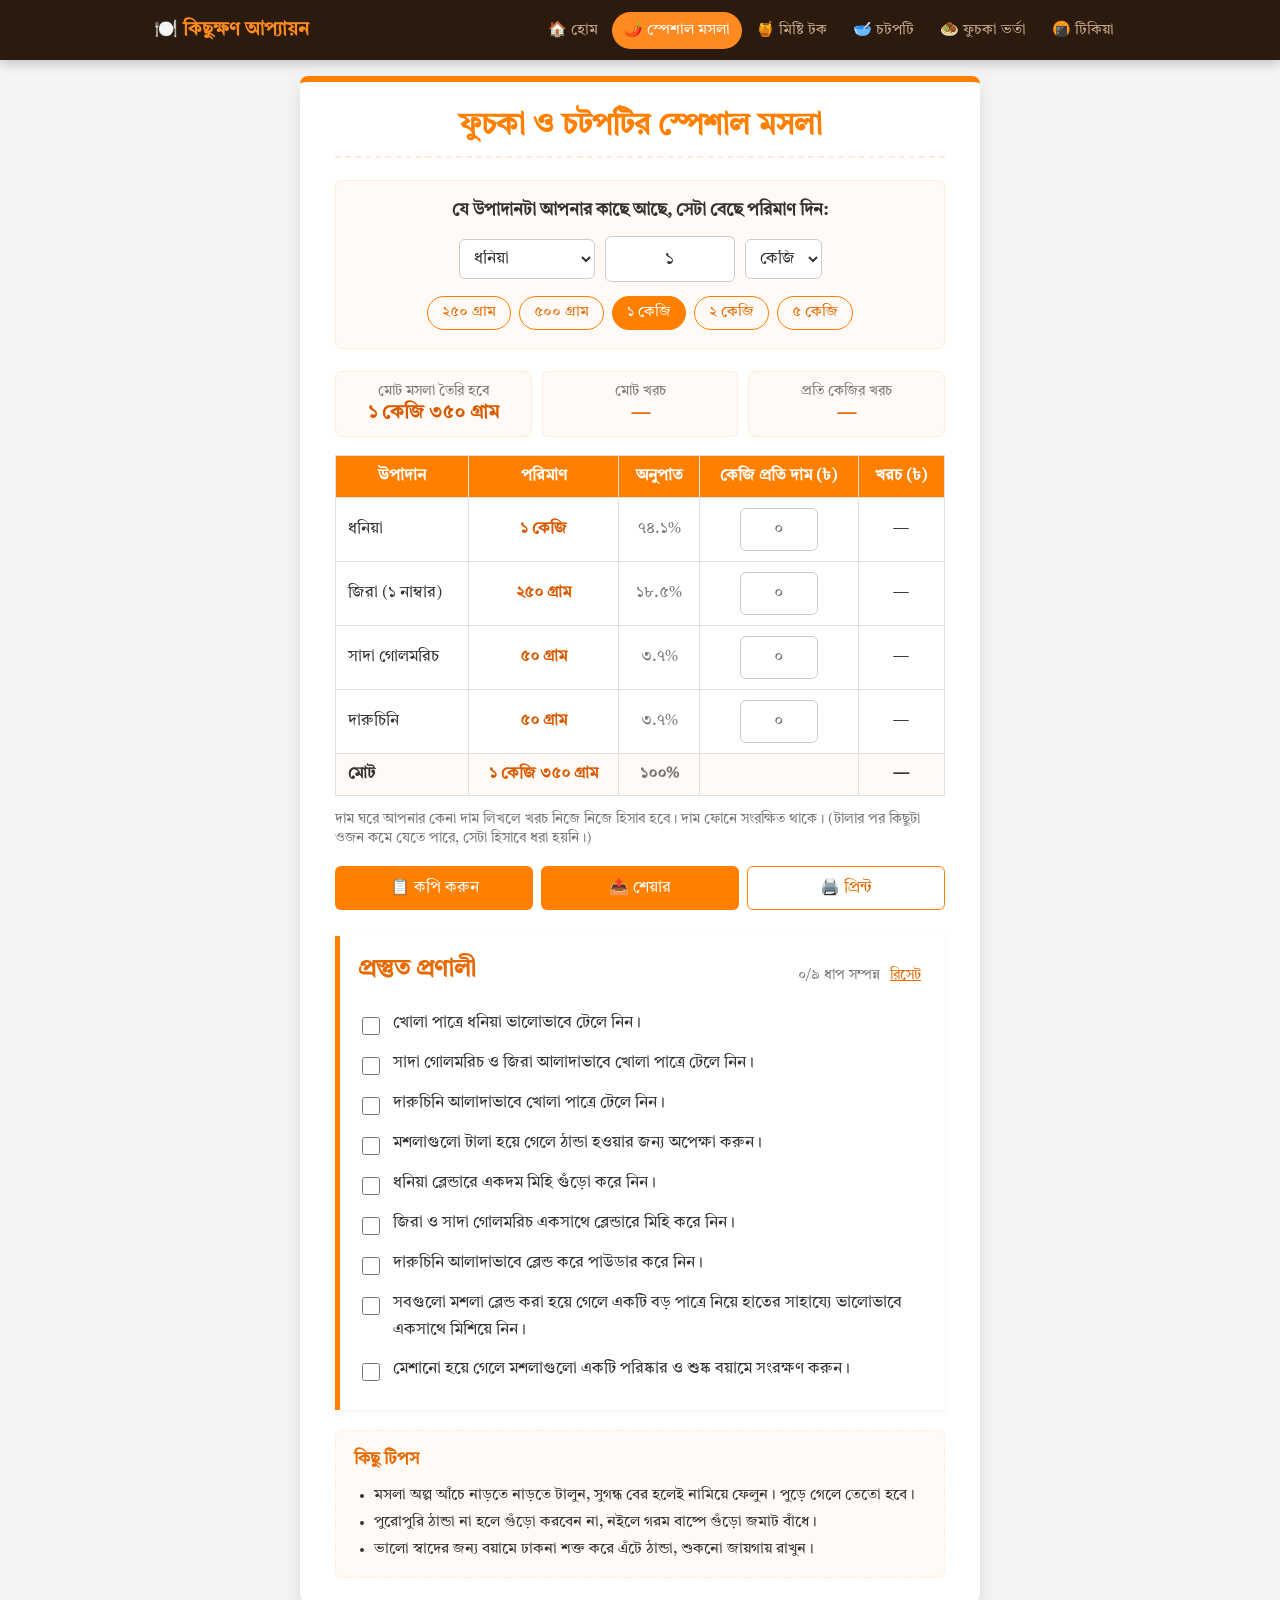
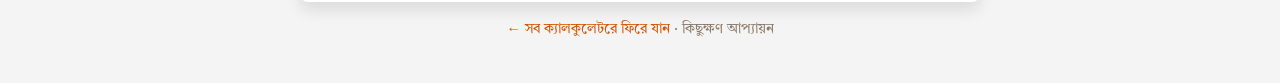
<file: masala.html>
<!DOCTYPE html>
<html lang="bn">
<head>
<meta charset="UTF-8">
<meta name="viewport" content="width=device-width, initial-scale=1.0">
<meta name="theme-color" content="#ff7f00">
<title>স্পেশাল মসলা ক্যালকুলেটর</title>
<link rel="preconnect" href="https://fonts.googleapis.com">
<link rel="preconnect" href="https://fonts.gstatic.com" crossorigin>
<link href="https://fonts.googleapis.com/css2?family=Tiro+Bangla:ital@0;1&display=swap" rel="stylesheet">
<style>
:root {
    --brand: #ff7f00;
    --brand-dark: #e66a00;
    --brand-text: #d95a00;
    --bg: #f4f4f4;
    --card: #ffffff;
    --text: #333333;
    --muted: #777777;
    --soft: #fffaf5;
    --soft-border: #ffebd6;
    --line: #e0e0e0;
    --input-bg: #ffffff;
}
@media (prefers-color-scheme: dark) {
    :root {
        --bg: #17120d;
        --card: #231c15;
        --text: #f1e9e0;
        --muted: #a99d90;
        --soft: #2b2218;
        --soft-border: #4a3820;
        --line: #3d3226;
        --input-bg: #1b150f;
        --brand-text: #ffa24d;
    }
}
* { box-sizing: border-box; }
body {
    font-family: 'Tiro Bangla', 'Noto Serif Bengali', 'Kalpurush', serif;
    background: var(--bg);
    color: var(--text);
    margin: 0;
    padding: 16px;
    display: flex;
    justify-content: center;
}
.container {
    background: var(--card);
    border-top: 6px solid var(--brand);
    box-shadow: 0 8px 16px rgba(0,0,0,.1);
    border-radius: 8px;
    max-width: 680px;
    width: 100%;
    padding: 24px clamp(16px, 4vw, 35px);
}
h1 {
    color: var(--brand);
    text-align: center;
    border-bottom: 2px dashed var(--soft-border);
    padding-bottom: 10px;
    margin: 0 0 22px;
    font-size: clamp(22px, 5vw, 30px);
}
h2 { color: var(--brand-dark); margin: 0 0 10px; }

.input-section {
    background: var(--soft);
    padding: 18px;
    border-radius: 6px;
    border: 1px solid var(--soft-border);
    margin-bottom: 22px;
    text-align: center;
}
.input-section > label { font-size: 17px; font-weight: bold; display: block; }
.input-group {
    display: flex; justify-content: center; align-items: center;
    gap: 10px; margin-top: 14px; flex-wrap: wrap;
}
input, select, button { font-family: inherit; }
input[type="text"], input[type="number"], select {
    padding: 10px; border: 1px solid #ccc; border-radius: 6px;
    font-size: 16px; background: var(--input-bg); color: var(--text);
}
input.amount { width: 130px; text-align: center; font-size: 18px; }
input:focus, select:focus, button:focus-visible {
    outline: 2px solid var(--brand); outline-offset: 1px;
}
.presets { display: flex; justify-content: center; gap: 8px; margin-top: 14px; flex-wrap: wrap; }
.chip {
    border: 1px solid var(--brand); background: transparent; color: var(--brand-dark);
    padding: 6px 14px; border-radius: 999px; cursor: pointer; font-size: 15px;
}
.chip:hover, .chip.active { background: var(--brand); color: #fff; }

.summary {
    display: flex; gap: 10px; margin-bottom: 18px; flex-wrap: wrap;
}
.summary div {
    flex: 1 1 140px; background: var(--soft); border: 1px solid var(--soft-border);
    border-radius: 6px; padding: 10px; text-align: center;
}
.summary small { display: block; color: var(--muted); font-size: 14px; }
.summary b { color: var(--brand-text); font-size: 19px; }

.table-wrap { overflow-x: auto; margin-bottom: 14px; }
table { width: 100%; border-collapse: collapse; }
th, td { border: 1px solid var(--line); padding: 10px 12px; font-size: 16px; text-align: left; }
th { background: var(--brand); color: #fff; text-align: center; }
td.amt { text-align: center; font-weight: bold; color: var(--brand-text); white-space: nowrap; }
td.pct { text-align: center; color: var(--muted); }
td.cost { text-align: center; white-space: nowrap; }
tfoot td { font-weight: bold; background: var(--soft); }
.price-input { width: 78px; padding: 6px; font-size: 15px; text-align: center; }

.cost-note { font-size: 14px; color: var(--muted); margin: 0 0 18px; }

.actions { display: flex; gap: 8px; flex-wrap: wrap; margin-bottom: 26px; }
.btn {
    flex: 1 1 120px; padding: 10px 12px; border: none; border-radius: 6px;
    background: var(--brand); color: #fff; font-size: 16px; cursor: pointer;
}
.btn:hover { background: var(--brand-dark); }
.btn.alt { background: transparent; border: 1px solid var(--brand); color: var(--brand-dark); }
.btn.alt:hover { background: var(--soft); }

.steps-section {
    padding: 18px; border-left: 5px solid var(--brand);
    box-shadow: 0 2px 5px rgba(0,0,0,.05); background: var(--card);
}
.step-head { display: flex; justify-content: space-between; align-items: center; flex-wrap: wrap; gap: 8px; }
.progress { color: var(--muted); font-size: 14px; }
ul.instructions { list-style: none; padding: 0; margin: 10px 0 0; }
ul.instructions li { margin-bottom: 4px; }
ul.instructions label {
    display: flex; gap: 10px; align-items: flex-start; cursor: pointer;
    line-height: 1.7; font-size: 16px; padding: 4px 0;
}
ul.instructions input { margin-top: 7px; accent-color: var(--brand); width: 18px; height: 18px; flex: none; }
ul.instructions input:checked + span { text-decoration: line-through; color: var(--muted); }
.reset-link { background: none; border: none; color: var(--brand-dark); cursor: pointer; font-size: 14px; text-decoration: underline; }

.tips { margin-top: 20px; background: var(--soft); border: 1px dashed var(--soft-border); border-radius: 6px; padding: 14px 18px; font-size: 15px; line-height: 1.8; }
.tips h3 { margin: 0 0 6px; color: var(--brand-dark); font-size: 17px; }
.tips ul { margin: 0; padding-left: 20px; }

#toast {
    position: fixed; bottom: 24px; left: 50%; transform: translateX(-50%) translateY(20px);
    background: #333; color: #fff; padding: 10px 20px; border-radius: 999px;
    opacity: 0; transition: .25s; pointer-events: none; z-index: 10;
}
#toast.show { opacity: 1; transform: translateX(-50%) translateY(0); }

@media print {
    body { background: #fff; padding: 0; }
    .container { box-shadow: none; border-top: none; }
    .input-section .presets, .actions, .reset-link, .price-col, .cost-note, .summary .cost-box { display: none !important; }
    :root { --text: #000; }
}
</style>
<link rel="stylesheet" href="assets/site.css">
</head>
<body>

<div class="container">
    <h1>ফুচকা ও চটপটির স্পেশাল মসলা</h1>

    <div class="input-section">
        <label for="baseAmount">যে উপাদানটা আপনার কাছে আছে, সেটা বেছে পরিমাণ দিন:</label>
        <div class="input-group">
            <select id="baseIngredient" aria-label="উপাদান"></select>
            <input type="text" inputmode="decimal" class="amount" id="baseAmount" value="1" autocomplete="off" aria-label="পরিমাণ">
            <select id="baseUnit" aria-label="একক">
                <option value="kg">কেজি</option>
                <option value="g">গ্রাম</option>
            </select>
        </div>
        <div class="presets" id="presets"></div>
    </div>

    <div class="summary">
        <div><small>মোট মসলা তৈরি হবে</small><b id="totalWeight">—</b></div>
        <div class="cost-box"><small>মোট খরচ</small><b id="totalCostBox">—</b></div>
        <div class="cost-box"><small>প্রতি কেজির খরচ</small><b id="perKgBox">—</b></div>
    </div>

    <div class="table-wrap">
        <table>
            <thead>
                <tr>
                    <th>উপাদান</th>
                    <th>পরিমাণ</th>
                    <th>অনুপাত</th>
                    <th class="price-col">কেজি প্রতি দাম (৳)</th>
                    <th class="price-col">খরচ (৳)</th>
                </tr>
            </thead>
            <tbody id="recipeTable"></tbody>
            <tfoot id="recipeFoot"></tfoot>
        </table>
    </div>
    <p class="cost-note">দাম ঘরে আপনার কেনা দাম লিখলে খরচ নিজে নিজে হিসাব হবে। দাম ফোনে সংরক্ষিত থাকে। (টালার পর কিছুটা ওজন কমে যেতে পারে, সেটা হিসাবে ধরা হয়নি।)</p>

    <div class="actions">
        <button class="btn" id="copyBtn">📋 কপি করুন</button>
        <button class="btn" id="shareBtn">📤 শেয়ার</button>
        <button class="btn alt" id="printBtn">🖨️ প্রিন্ট</button>
    </div>

    <div class="steps-section">
        <div class="step-head">
            <h2>প্রস্তুত প্রণালী</h2>
            <span class="progress"><span id="progressText"></span> <button class="reset-link" id="resetSteps">রিসেট</button></span>
        </div>
        <ul class="instructions" id="steps"></ul>
    </div>

    <div class="tips">
        <h3>কিছু টিপস</h3>
        <ul>
            <li>মসলা অল্প আঁচে নাড়তে নাড়তে টালুন, সুগন্ধ বের হলেই নামিয়ে ফেলুন। পুড়ে গেলে তেতো হবে।</li>
            <li>পুরোপুরি ঠান্ডা না হলে গুঁড়ো করবেন না, নইলে গরম বাষ্পে গুঁড়ো জমাট বাঁধে।</li>
            <li>ভালো স্বাদের জন্য বয়ামে ঢাকনা শক্ত করে এঁটে ঠান্ডা, শুকনো জায়গায় রাখুন।</li>
        </ul>
    </div>
</div>

<div id="toast"></div>

<script>
// ১ কেজি ধনিয়ার সাপেক্ষে অনুপাত (গ্রামে)
const INGREDIENTS = [
    { id: 'dhonia',  name: 'ধনিয়া',            ratio: 1 },
    { id: 'jeera',   name: 'জিরা (১ নাম্বার)',   ratio: 250 / 1000 },
    { id: 'pepper',  name: 'সাদা গোলমরিচ',      ratio: 50 / 1000 },
    { id: 'cinnamon',name: 'দারুচিনি',           ratio: 50 / 1000 }
];

const STEPS = [
    'খোলা পাত্রে ধনিয়া ভালোভাবে টেলে নিন।',
    'সাদা গোলমরিচ ও জিরা আলাদাভাবে খোলা পাত্রে টেলে নিন।',
    'দারুচিনি আলাদাভাবে খোলা পাত্রে টেলে নিন।',
    'মশলাগুলো টালা হয়ে গেলে ঠান্ডা হওয়ার জন্য অপেক্ষা করুন।',
    'ধনিয়া ব্লেন্ডারে একদম মিহি গুঁড়ো করে নিন।',
    'জিরা ও সাদা গোলমরিচ একসাথে ব্লেন্ডারে মিহি করে নিন।',
    'দারুচিনি আলাদাভাবে ব্লেন্ড করে পাউডার করে নিন।',
    'সবগুলো মশলা ব্লেন্ড করা হয়ে গেলে একটি বড় পাত্রে নিয়ে হাতের সাহায্যে ভালোভাবে একসাথে মিশিয়ে নিন।',
    'মেশানো হয়ে গেলে মশলাগুলো একটি পরিষ্কার ও শুষ্ক বয়ামে সংরক্ষণ করুন।'
];

const PRESETS = [
    { label: '২৫০ গ্রাম', g: 250 },
    { label: '৫০০ গ্রাম', g: 500 },
    { label: '১ কেজি',    g: 1000 },
    { label: '২ কেজি',    g: 2000 },
    { label: '৫ কেজি',    g: 5000 }
];

const BN = ['০','১','২','৩','৪','৫','৬','৭','৮','৯'];
const toBn = s => String(s).replace(/\d/g, d => BN[d]);
const toEn = s => String(s).replace(/[০-৯]/g, d => BN.indexOf(d)).replace(/[,،]/g, '.').replace('।', '.');

// সংরক্ষণ (ব্যর্থ হলেও অ্যাপ চলবে)
const store = {
    get(k, def) { try { const v = localStorage.getItem('masala_' + k); return v === null ? def : JSON.parse(v); } catch (e) { return def; } },
    set(k, v)   { try { localStorage.setItem('masala_' + k, JSON.stringify(v)); } catch (e) {} }
};

let prices = store.get('prices', {});
let checked = store.get('checked', []);
let lastText = '';

const $ = id => document.getElementById(id);

function num(n, d = 2) { return toBn(parseFloat(n.toFixed(d))); }

function formatWeight(g) {
    if (g < 1000) return num(g) + ' গ্রাম';
    let kg = Math.floor(g / 1000);
    let rem = Math.round((g - kg * 1000) * 10) / 10;
    if (rem >= 1000) { kg += 1; rem = 0; }
    return toBn(kg) + ' কেজি' + (rem > 0 ? ' ' + num(rem, 1) + ' গ্রাম' : '');
}

function toast(msg) {
    const t = $('toast'); t.textContent = msg; t.classList.add('show');
    clearTimeout(toast.t); toast.t = setTimeout(() => t.classList.remove('show'), 1800);
}

function getBaseGrams() {
    const raw = toEn($('baseAmount').value.trim());
    const amount = parseFloat(raw);
    if (isNaN(amount) || amount <= 0) return null;
    return $('baseUnit').value === 'kg' ? amount * 1000 : amount;
}

function calculate() {
    const tbody = $('recipeTable'), tfoot = $('recipeFoot');
    const baseGrams = getBaseGrams();

    store.set('state', { ing: $('baseIngredient').value, amt: $('baseAmount').value, unit: $('baseUnit').value });

    if (baseGrams === null) {
        tbody.innerHTML = '<tr><td colspan="5" style="text-align:center;color:#d33">সঠিক পরিমাণ ইনপুট দিন</td></tr>';
        tfoot.innerHTML = '';
        $('totalWeight').textContent = $('totalCostBox').textContent = $('perKgBox').textContent = '—';
        lastText = '';
        return;
    }

    const baseIng = INGREDIENTS.find(i => i.id === $('baseIngredient').value);
    const dhonia = baseGrams / baseIng.ratio;
    const rows = INGREDIENTS.map(i => ({ ...i, g: dhonia * i.ratio }));
    const total = rows.reduce((s, r) => s + r.g, 0);

    let totalCost = 0, anyPrice = false;
    tbody.innerHTML = rows.map(r => {
        const p = parseFloat(toEn(String(prices[r.id] ?? '')));
        let cost = '—';
        if (!isNaN(p) && p >= 0 && prices[r.id] !== '' && prices[r.id] != null) {
            const c = r.g / 1000 * p; totalCost += c; anyPrice = true; cost = num(c, 0);
        }
        return `<tr>
            <td>${r.name}</td>
            <td class="amt">${formatWeight(r.g)}</td>
            <td class="pct">${num(r.g / total * 100, 1)}%</td>
            <td class="price-col" style="text-align:center">
                <input type="text" inputmode="decimal" class="price-input" data-id="${r.id}"
                       value="${prices[r.id] != null ? toBn(prices[r.id]) : ''}" placeholder="০" aria-label="${r.name} কেজি প্রতি দাম">
            </td>
            <td class="cost price-col">${cost}</td>
        </tr>`;
    }).join('');

    tfoot.innerHTML = `<tr>
        <td>মোট</td><td class="amt">${formatWeight(total)}</td><td class="pct">১০০%</td>
        <td class="price-col"></td><td class="cost price-col">${anyPrice ? num(totalCost, 0) : '—'}</td>
    </tr>`;

    $('totalWeight').textContent = formatWeight(total);
    $('totalCostBox').textContent = anyPrice ? '৳ ' + num(totalCost, 0) : '—';
    $('perKgBox').textContent = anyPrice ? '৳ ' + num(totalCost / (total / 1000), 0) : '—';

    // প্রিসেট হাইলাইট (ধনিয়ার ভিত্তিতে)
    document.querySelectorAll('.chip').forEach(c =>
        c.classList.toggle('active', Math.abs(+c.dataset.g - dhonia) < 0.01));

    // কপি/শেয়ার টেক্সট
    lastText = '🌶️ ফুচকা ও চটপটির স্পেশাল মসলা\n\n' +
        rows.map(r => `• ${r.name}: ${formatWeight(r.g)}`).join('\n') +
        `\n\nমোট: ${formatWeight(total)}` +
        (anyPrice ? `\nখরচ: ৳ ${num(totalCost, 0)} (প্রতি কেজি ৳ ${num(totalCost / (total / 1000), 0)})` : '') +
        '\n\nপ্রস্তুত প্রণালী:\n' + STEPS.map((s, i) => `${toBn(i + 1)}. ${s}`).join('\n');
}

// দাম ইনপুট: পুরো টেবিল নতুন করে না বানিয়ে (ফোকাস ধরে রাখতে) শুধু আপডেট
$('recipeTable').addEventListener('input', e => {
    if (!e.target.classList.contains('price-input')) return;
    const id = e.target.dataset.id;
    const v = toEn(e.target.value.trim());
    prices[id] = v;
    store.set('prices', prices);
    const pos = e.target.selectionStart;
    calculate();
    const again = document.querySelector(`.price-input[data-id="${id}"]`);
    if (again) { again.focus(); try { again.setSelectionRange(pos, pos); } catch (err) {} }
});

// উপাদান-সিলেক্টর ও প্রিসেট
INGREDIENTS.forEach(i => $('baseIngredient').add(new Option(i.name, i.id)));
$('presets').innerHTML = PRESETS.map(p => `<button type="button" class="chip" data-g="${p.g}">${p.label}</button>`).join('');
$('presets').addEventListener('click', e => {
    const g = e.target.dataset && e.target.dataset.g;
    if (!g) return;
    // প্রিসেট সবসময় ধনিয়ার পরিমাণ ধরে
    $('baseIngredient').value = 'dhonia';
    const grams = +g;
    if (grams >= 1000) { $('baseUnit').value = 'kg'; $('baseAmount').value = toBn(grams / 1000); }
    else { $('baseUnit').value = 'g'; $('baseAmount').value = toBn(grams); }
    calculate();
});

// প্রস্তুত প্রণালী (টিক চিহ্নসহ)
function renderSteps() {
    $('steps').innerHTML = STEPS.map((s, i) =>
        `<li><label><input type="checkbox" data-i="${i}" ${checked.includes(i) ? 'checked' : ''}><span>${s}</span></label></li>`).join('');
    $('progressText').textContent = `${toBn(checked.length)}/${toBn(STEPS.length)} ধাপ সম্পন্ন`;
}
$('steps').addEventListener('change', e => {
    const i = +e.target.dataset.i;
    checked = e.target.checked ? [...new Set([...checked, i])] : checked.filter(x => x !== i);
    store.set('checked', checked);
    $('progressText').textContent = `${toBn(checked.length)}/${toBn(STEPS.length)} ধাপ সম্পন্ন`;
});
$('resetSteps').addEventListener('click', () => { checked = []; store.set('checked', checked); renderSteps(); });

// বোতাম
$('copyBtn').addEventListener('click', async () => {
    if (!lastText) return toast('আগে সঠিক পরিমাণ দিন');
    try { await navigator.clipboard.writeText(lastText); toast('কপি হয়েছে ✓'); }
    catch (e) {
        const ta = document.createElement('textarea'); ta.value = lastText; document.body.appendChild(ta);
        ta.select(); try { document.execCommand('copy'); toast('কপি হয়েছে ✓'); } catch (_) { toast('কপি করা যায়নি'); }
        ta.remove();
    }
});
$('shareBtn').addEventListener('click', async () => {
    if (!lastText) return toast('আগে সঠিক পরিমাণ দিন');
    if (navigator.share) { try { await navigator.share({ text: lastText }); } catch (e) {} }
    else window.open('https://wa.me/?text=' + encodeURIComponent(lastText), '_blank');
});
$('printBtn').addEventListener('click', () => window.print());

$('baseAmount').addEventListener('input', calculate);
$('baseUnit').addEventListener('change', calculate);
$('baseIngredient').addEventListener('change', calculate);

// শুরু: আগের অবস্থা ফিরিয়ে আনা
(function init() {
    const s = store.get('state', null);
    if (s) {
        if (INGREDIENTS.some(i => i.id === s.ing)) $('baseIngredient').value = s.ing;
        if (s.amt) $('baseAmount').value = s.amt;
        if (s.unit === 'g' || s.unit === 'kg') $('baseUnit').value = s.unit;
    } else {
        $('baseAmount').value = toBn(1);
    }
    renderSteps();
    calculate();
})();
</script>
<script src="assets/site.js"></script>
</body>
</html>
</file>
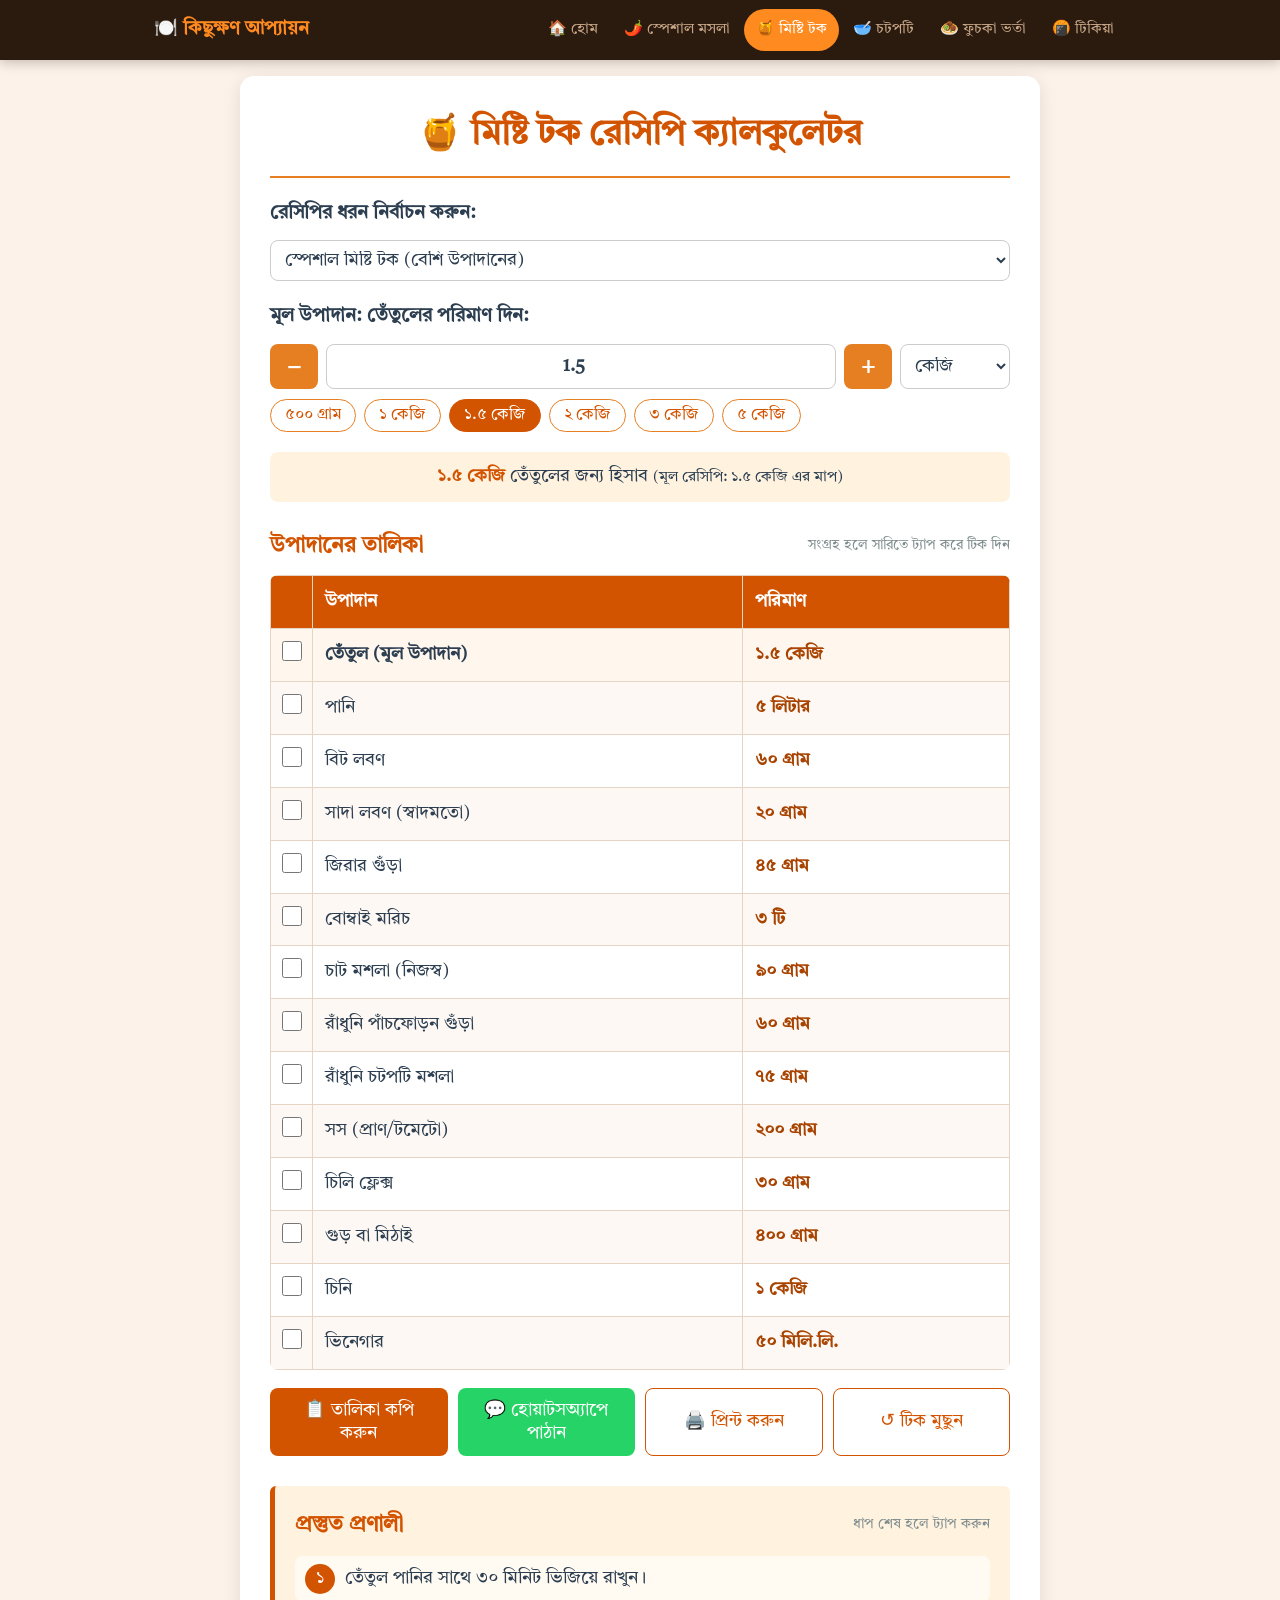
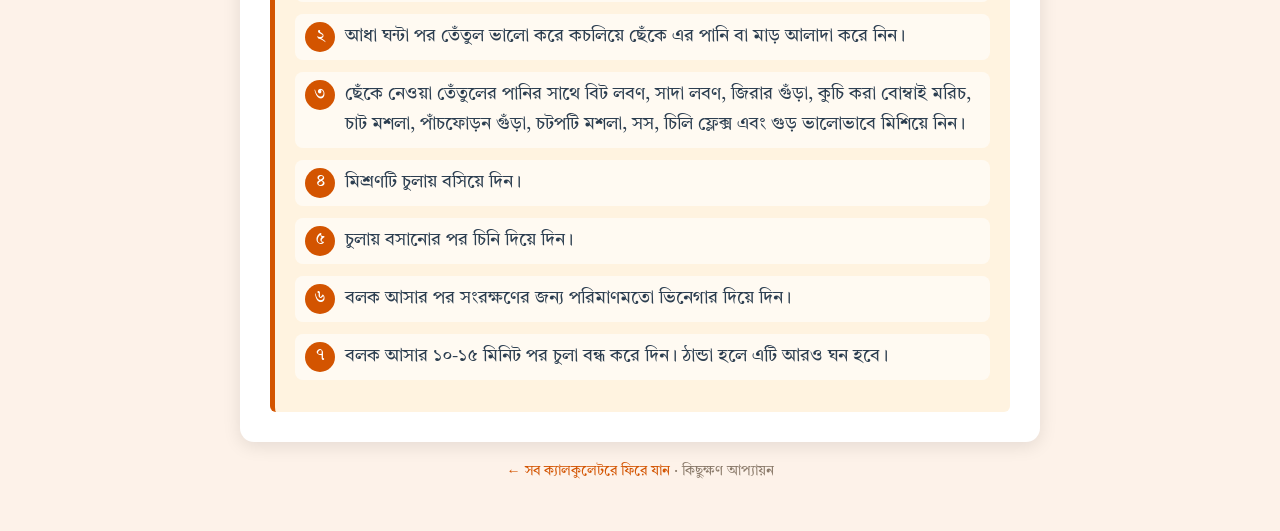
<file: mishti-tok.html>
<!DOCTYPE html>
<html lang="bn">
<head>
    <meta charset="UTF-8">
    <meta name="viewport" content="width=device-width, initial-scale=1.0">
    <meta name="theme-color" content="#d35400">
    <title>মিষ্টি টক রেসিপি ক্যালকুলেটর</title>
    <style>
        @import url('https://fonts.googleapis.com/css2?family=Tiro+Bangla:ital@0;1&display=swap');

        :root {
            --primary-color: #d35400;
            --primary-dark: #a84300;
            --secondary-color: #e67e22;
            --bg-color: #fdf2e9;
            --text-color: #2c3e50;
            --card-bg: #ffffff;
            --muted: #7f8c8d;
            --border: #e6d5c5;
            --row-alt: #fdf8f3;
            --note-bg: #fff3e0;
        }

        * { box-sizing: border-box; }

        body {
            font-family: 'Tiro Bangla', 'Noto Serif Bengali', 'Kalpurush', 'SolaimanLipi', serif;
            background-color: var(--bg-color);
            color: var(--text-color);
            margin: 0;
            padding: 20px;
            line-height: 1.7;
        }

        .container {
            max-width: 800px;
            margin: 0 auto;
            background: var(--card-bg);
            padding: 30px;
            border-radius: 14px;
            box-shadow: 0 4px 18px rgba(0,0,0,0.1);
        }

        h1 {
            text-align: center;
            color: var(--primary-color);
            font-size: 2.2em;
            margin: 0 0 20px;
            border-bottom: 2px solid var(--secondary-color);
            padding-bottom: 10px;
        }

        .control-group {
            margin-bottom: 20px;
            display: flex;
            flex-direction: column;
            gap: 10px;
        }

        label { font-size: 1.2em; font-weight: bold; }

        select, input, button {
            font-family: inherit;
            font-size: 1.1em;
        }

        select, input[type="number"] {
            padding: 10px;
            border: 1px solid #ccc;
            border-radius: 8px;
            outline: none;
            background: #fff;
            color: var(--text-color);
        }

        select:focus, input:focus, button:focus-visible {
            border-color: var(--primary-color);
            box-shadow: 0 0 0 3px rgba(211, 84, 0, 0.25);
            outline: none;
        }

        .input-row { display: flex; gap: 8px; align-items: stretch; }
        .input-row input { flex: 1; min-width: 0; text-align: center; font-weight: bold; }
        .input-row select { width: 110px; }

        .step-btn {
            width: 48px;
            border: none;
            border-radius: 8px;
            background: var(--secondary-color);
            color: #fff;
            font-size: 1.5em;
            font-weight: bold;
            cursor: pointer;
            transition: background .15s, transform .05s;
        }
        .step-btn:hover { background: var(--primary-color); }
        .step-btn:active { transform: scale(0.94); }

        .presets { display: flex; flex-wrap: wrap; gap: 8px; }
        .chip {
            border: 1px solid var(--secondary-color);
            background: #fff;
            color: var(--primary-color);
            padding: 5px 14px;
            border-radius: 999px;
            cursor: pointer;
            font-size: 1em;
            transition: all .15s;
        }
        .chip:hover { background: var(--note-bg); }
        .chip.active { background: var(--primary-color); border-color: var(--primary-color); color: #fff; }

        .summary {
            background: var(--note-bg);
            border-radius: 8px;
            padding: 10px 14px;
            text-align: center;
            font-size: 1.1em;
        }
        .summary b { color: var(--primary-color); }

        .section-head {
            display: flex;
            justify-content: space-between;
            align-items: center;
            flex-wrap: wrap;
            gap: 8px;
            margin-top: 25px;
        }
        .section-head h2 { margin: 0; color: var(--primary-color); font-size: 1.4em; }
        .hint { color: var(--muted); font-size: .9em; }

        table {
            width: 100%;
            border-collapse: collapse;
            margin-top: 10px;
            font-size: 1.1em;
            border-radius: 8px;
            overflow: hidden;
        }
        th, td { border: 1px solid var(--border); padding: 11px 12px; text-align: left; }
        th { background-color: var(--primary-color); color: white; }
        tbody tr:nth-child(even) { background-color: var(--row-alt); }
        tbody tr { cursor: pointer; transition: background .15s; }
        tbody tr:hover { background: var(--note-bg); }
        td.amount { font-weight: bold; color: var(--primary-dark); white-space: nowrap; }
        td.check { width: 42px; text-align: center; padding: 0; }
        th.check-h { width: 42px; }
        tr.main-row td { background: #fff7ee; font-weight: bold; }
        tr.done td:not(.check) { text-decoration: line-through; color: #aaa; }
        tr.done td.amount { color: #bbb; }

        input[type="checkbox"] {
            width: 20px; height: 20px;
            accent-color: var(--primary-color);
            cursor: pointer;
        }

        .actions { display: flex; flex-wrap: wrap; gap: 10px; margin-top: 18px; }
        .btn {
            flex: 1 1 140px;
            padding: 11px 14px;
            border: none;
            border-radius: 8px;
            background: var(--primary-color);
            color: #fff;
            cursor: pointer;
            transition: background .15s;
        }
        .btn:hover { background: var(--primary-dark); }
        .btn.secondary { background: #fff; color: var(--primary-color); border: 1px solid var(--primary-color); }
        .btn.secondary:hover { background: var(--note-bg); }
        .btn.whatsapp { background: #25d366; }
        .btn.whatsapp:hover { background: #1da851; }

        .instructions {
            margin-top: 30px;
            padding: 20px;
            background-color: var(--note-bg);
            border-left: 5px solid var(--primary-color);
            border-radius: 6px;
        }
        .instructions h2 { margin: 0; }
        .instructions ol { padding-left: 0; list-style: none; counter-reset: step; font-size: 1.1em; margin: 12px 0 0; }
        .instructions li {
            counter-increment: step;
            display: flex;
            gap: 10px;
            align-items: flex-start;
            margin-bottom: 12px;
            padding: 8px 10px;
            background: rgba(255,255,255,.6);
            border-radius: 8px;
            cursor: pointer;
        }
        .instructions li::before {
            content: counter(step, bengali);
            flex: none;
            width: 30px; height: 30px;
            border-radius: 50%;
            background: var(--primary-color);
            color: #fff;
            display: flex; align-items: center; justify-content: center;
            font-size: .95em;
        }
        .instructions li.done span { text-decoration: line-through; color: #999; }
        .instructions li.done::before { background: #999; }
        .instructions li span { flex: 1; }

        .toast {
            position: fixed;
            bottom: 24px; left: 50%;
            transform: translateX(-50%) translateY(80px);
            background: #2c3e50;
            color: #fff;
            padding: 10px 20px;
            border-radius: 999px;
            opacity: 0;
            transition: all .3s;
            pointer-events: none;
            z-index: 10;
        }
        .toast.show { opacity: 1; transform: translateX(-50%) translateY(0); }

        @media (max-width: 600px) {
            body { padding: 10px; }
            .container { padding: 15px; }
            h1 { font-size: 1.7em; }
            th, td { padding: 9px 8px; font-size: .98em; }
        }

        @media print {
            body { background: #fff; padding: 0; }
            .container { box-shadow: none; max-width: 100%; padding: 0; }
            .step-btn, .presets, .actions, .toast, .hint, .check, .check-h { display: none !important; }
            .control-group select, .control-group input { border: none; }
            tbody tr { cursor: default; }
        }
    </style>
<link rel="stylesheet" href="assets/site.css">
</head>
<body>

    <div class="container">
        <h1>🍯 মিষ্টি টক রেসিপি ক্যালকুলেটর</h1>

        <div class="control-group">
            <label for="recipe-type">রেসিপির ধরন নির্বাচন করুন:</label>
            <select id="recipe-type">
                <option value="special">স্পেশাল মিষ্টি টক (বেশি উপাদানের)</option>
                <option value="normal">নরমাল মিষ্টি টক (কম উপাদানের)</option>
            </select>
        </div>

        <div class="control-group">
            <label for="tamarind-input">মূল উপাদান: তেঁতুলের পরিমাণ দিন:</label>
            <div class="input-row">
                <button type="button" class="step-btn" id="minus-btn" aria-label="কমান">−</button>
                <input type="number" id="tamarind-input" value="1.5" step="0.1" min="0.1" inputmode="decimal" placeholder="পরিমাণ লিখুন">
                <button type="button" class="step-btn" id="plus-btn" aria-label="বাড়ান">+</button>
                <select id="input-unit" aria-label="একক">
                    <option value="kg">কেজি</option>
                    <option value="g">গ্রাম</option>
                </select>
            </div>
            <div class="presets" id="presets" aria-label="দ্রুত পরিমাণ"></div>
        </div>

        <div class="summary" id="summary"></div>

        <div class="section-head">
            <h2>উপাদানের তালিকা</h2>
            <span class="hint">সংগ্রহ হলে সারিতে ট্যাপ করে টিক দিন</span>
        </div>

        <table>
            <thead>
                <tr>
                    <th class="check-h"></th>
                    <th>উপাদান</th>
                    <th>পরিমাণ</th>
                </tr>
            </thead>
            <tbody id="ingredient-list"></tbody>
        </table>

        <div class="actions">
            <button type="button" class="btn" id="copy-btn">📋 তালিকা কপি করুন</button>
            <button type="button" class="btn whatsapp" id="wa-btn">💬 হোয়াটসঅ্যাপে পাঠান</button>
            <button type="button" class="btn secondary" id="print-btn">🖨️ প্রিন্ট করুন</button>
            <button type="button" class="btn secondary" id="reset-btn">↺ টিক মুছুন</button>
        </div>

        <div class="instructions" id="instructions-container">
            <div class="section-head" style="margin-top:0">
                <h2>প্রস্তুত প্রণালী</h2>
                <span class="hint">ধাপ শেষ হলে ট্যাপ করুন</span>
            </div>
            <ol id="instruction-steps"></ol>
        </div>
    </div>

    <div class="toast" id="toast" role="status" aria-live="polite"></div>

    <script>
        const recipes = {
            special: {
                referenceKg: 1.5, // ভিডিও অনুযায়ী ১.৫ কেজি তেঁতুলের মাপ
                ingredients: [
                    { name: 'পানি', amount: 5, unit: 'L' },
                    { name: 'বিট লবণ', amount: 60, unit: 'g' },
                    { name: 'সাদা লবণ (স্বাদমতো)', amount: 20, unit: 'g' },
                    { name: 'জিরার গুঁড়া', amount: 45, unit: 'g' },
                    { name: 'বোম্বাই মরিচ', amount: 3, unit: 'pcs' },
                    { name: 'চাট মশলা (নিজস্ব)', amount: 90, unit: 'g' },
                    { name: 'রাঁধুনি পাঁচফোড়ন গুঁড়া', amount: 60, unit: 'g' },
                    { name: 'রাঁধুনি চটপটি মশলা', amount: 75, unit: 'g' },
                    { name: 'সস (প্রাণ/টমেটো)', amount: 200, unit: 'g' },
                    { name: 'চিলি ফ্লেক্স', amount: 30, unit: 'g' },
                    { name: 'গুড় বা মিঠাই', amount: 400, unit: 'g' },
                    { name: 'চিনি', amount: 1000, unit: 'g' },
                    { name: 'ভিনেগার', amount: 50, unit: 'ml' }
                ],
                instructions: [
                    "তেঁতুল পানির সাথে ৩০ মিনিট ভিজিয়ে রাখুন।",
                    "আধা ঘন্টা পর তেঁতুল ভালো করে কচলিয়ে ছেঁকে এর পানি বা মাড় আলাদা করে নিন।",
                    "ছেঁকে নেওয়া তেঁতুলের পানির সাথে বিট লবণ, সাদা লবণ, জিরার গুঁড়া, কুচি করা বোম্বাই মরিচ, চাট মশলা, পাঁচফোড়ন গুঁড়া, চটপটি মশলা, সস, চিলি ফ্লেক্স এবং গুড় ভালোভাবে মিশিয়ে নিন।",
                    "মিশ্রণটি চুলায় বসিয়ে দিন।",
                    "চুলায় বসানোর পর চিনি দিয়ে দিন।",
                    "বলক আসার পর সংরক্ষণের জন্য পরিমাণমতো ভিনেগার দিয়ে দিন।",
                    "বলক আসার ১০-১৫ মিনিট পর চুলা বন্ধ করে দিন। ঠান্ডা হলে এটি আরও ঘন হবে।"
                ]
            },
            normal: {
                referenceKg: 1, // ভিডিও অনুযায়ী ১ কেজি তেঁতুলের মাপ
                ingredients: [
                    { name: 'পানি', amount: 4, unit: 'L' },
                    { name: 'গুঁড়া মরিচ', amount: 50, unit: 'g' },
                    { name: 'স্পেশাল মশলা (ধনিয়া, জিরা, দারুচিনি, গোলমরিচ)', amount: 100, unit: 'g' },
                    { name: 'খাবার লবণ (স্বাদমতো)', amount: 20, unit: 'g' },
                    { name: 'চিনি', amount: 1500, unit: 'g' },
                    { name: 'ভিনেগার (সংরক্ষণের জন্য)', amount: 50, unit: 'ml' }
                ],
                instructions: [
                    "তেঁতুল পানির সাথে ভালোভাবে কচলিয়ে ধুয়ে নিন যেন তেঁতুলের গায়ে কোনো মাংস না থাকে।",
                    "ঝুড়ি বা ছাঁকনির সাহায্যে তেঁতুলের পানি দুইবার ভালোভাবে ছেঁকে নিন যাতে কোনো বিচি না থাকে।",
                    "ছেঁকে নেওয়া পানি সরাসরি চুলায় দিয়ে গরম করে নিন।",
                    "পানি গরম হওয়ার পর এতে গুঁড়া মরিচ এবং স্পেশাল মশলা দিয়ে দিন।",
                    "স্বাদমতো খাবার লবণ যোগ করুন।",
                    "পুরো চিনি দিয়ে ভালোভাবে নেড়ে মিশিয়ে নিন (কোনোভাবেই স্যাকারিন ব্যবহার করবেন না)।",
                    "কয়েকদিন ভালো রাখার জন্য ভিনেগার দিয়ে দিন এবং ভালোভাবে মিশে গেলে নামিয়ে ঠান্ডা করে পরিবেশন করুন।"
                ]
            }
        };

        const PRESETS_KG = [0.5, 1, 1.5, 2, 3, 5];
        const STORE_KEY = 'mishti-tok-calc-v2';

        const recipeTypeSelect = document.getElementById('recipe-type');
        const tamarindInput = document.getElementById('tamarind-input');
        const inputUnitSelect = document.getElementById('input-unit');
        const ingredientList = document.getElementById('ingredient-list');
        const instructionSteps = document.getElementById('instruction-steps');
        const presetsBox = document.getElementById('presets');
        const summaryBox = document.getElementById('summary');
        const toastEl = document.getElementById('toast');

        // রেসিপি অনুযায়ী টিক চিহ্নের অবস্থা (পেজ খোলা থাকা পর্যন্ত মনে রাখে)
        const ticks = { special: { ing: {}, step: {} }, normal: { ing: {}, step: {} } };

        const bn = new Intl.NumberFormat('bn-BD', { maximumFractionDigits: 2 });
        const num = n => bn.format(n);

        function formatAmount(amount, unit) {
            if (unit === 'g') {
                if (amount >= 1000) return num(amount / 1000) + ' কেজি';
                if (amount < 10) return num(Math.round(amount * 10) / 10) + ' গ্রাম';
                return num(Math.round(amount)) + ' গ্রাম';
            } else if (unit === 'L') {
                return num(amount) + ' লিটার';
            } else if (unit === 'ml') {
                if (amount >= 1000) return num(amount / 1000) + ' লিটার';
                return num(Math.round(amount)) + ' মিলি.লি.';
            } else if (unit === 'pcs') {
                // আধা পিস পর্যন্ত নির্ভুলতা, কমপক্ষে আধা
                const v = Math.max(0.5, Math.round(amount * 2) / 2);
                return num(v) + ' টি';
            }
            return num(amount) + ' ' + unit;
        }

        function getTamarindKg() {
            const v = parseFloat(tamarindInput.value);
            if (!isFinite(v) || v <= 0) return 0;
            return inputUnitSelect.value === 'g' ? v / 1000 : v;
        }

        function tamarindLabel(kg) {
            return kg >= 1 ? num(kg) + ' কেজি' : num(Math.round(kg * 1000)) + ' গ্রাম';
        }

        function save() {
            try {
                localStorage.setItem(STORE_KEY, JSON.stringify({
                    type: recipeTypeSelect.value,
                    amount: tamarindInput.value,
                    unit: inputUnitSelect.value
                }));
            } catch (e) {}
        }

        function load() {
            try {
                const s = JSON.parse(localStorage.getItem(STORE_KEY));
                if (!s) return;
                if (recipes[s.type]) recipeTypeSelect.value = s.type;
                if (s.unit === 'kg' || s.unit === 'g') inputUnitSelect.value = s.unit;
                if (s.amount && parseFloat(s.amount) > 0) tamarindInput.value = s.amount;
            } catch (e) {}
        }

        function buildPresets() {
            presetsBox.innerHTML = '';
            PRESETS_KG.forEach(kg => {
                const b = document.createElement('button');
                b.type = 'button';
                b.className = 'chip';
                b.dataset.kg = kg;
                b.textContent = tamarindLabel(kg);
                b.addEventListener('click', () => {
                    inputUnitSelect.value = 'kg';
                    tamarindInput.value = kg;
                    calculateRecipe();
                });
                presetsBox.appendChild(b);
            });
        }

        function markPresets(kg) {
            presetsBox.querySelectorAll('.chip').forEach(c => {
                c.classList.toggle('active', Math.abs(parseFloat(c.dataset.kg) - kg) < 1e-9);
            });
        }

        function getRows() {
            const type = recipeTypeSelect.value;
            const r = recipes[type];
            const kg = getTamarindKg();
            const mult = kg / r.referenceKg;
            const rows = [{ name: 'তেঁতুল (মূল উপাদান)', text: kg > 0 ? tamarindLabel(kg) : '—', main: true }];
            r.ingredients.forEach(item => {
                rows.push({ name: item.name, text: kg > 0 ? formatAmount(item.amount * mult, item.unit) : '—' });
            });
            return rows;
        }

        function calculateRecipe() {
            const type = recipeTypeSelect.value;
            const r = recipes[type];
            const kg = getTamarindKg();

            markPresets(kg);
            summaryBox.innerHTML = kg > 0
                ? `<b>${tamarindLabel(kg)}</b> তেঁতুলের জন্য হিসাব <small>(মূল রেসিপি: ${tamarindLabel(r.referenceKg)} এর মাপ)</small>`
                : 'সঠিক পরিমাণ লিখুন (০ এর বেশি)';

            // উপাদান টেবিল
            ingredientList.innerHTML = '';
            getRows().forEach((row, i) => {
                const tr = document.createElement('tr');
                if (row.main) tr.classList.add('main-row');
                if (ticks[type].ing[i]) tr.classList.add('done');

                const tdC = document.createElement('td');
                tdC.className = 'check';
                const cb = document.createElement('input');
                cb.type = 'checkbox';
                cb.checked = !!ticks[type].ing[i];
                cb.setAttribute('aria-label', row.name + ' সংগ্রহ হয়েছে');
                tdC.appendChild(cb);

                const tdName = document.createElement('td');
                tdName.textContent = row.name;

                const tdAmount = document.createElement('td');
                tdAmount.className = 'amount';
                tdAmount.textContent = row.text;

                tr.append(tdC, tdName, tdAmount);

                const toggle = () => {
                    ticks[type].ing[i] = !ticks[type].ing[i];
                    tr.classList.toggle('done', ticks[type].ing[i]);
                    cb.checked = ticks[type].ing[i];
                };
                tr.addEventListener('click', e => { if (e.target !== cb) toggle(); });
                cb.addEventListener('change', toggle);

                ingredientList.appendChild(tr);
            });

            // প্রস্তুত প্রণালী
            instructionSteps.innerHTML = '';
            r.instructions.forEach((step, i) => {
                const li = document.createElement('li');
                if (ticks[type].step[i]) li.classList.add('done');
                const sp = document.createElement('span');
                sp.textContent = step;
                li.appendChild(sp);
                li.addEventListener('click', () => {
                    ticks[type].step[i] = !ticks[type].step[i];
                    li.classList.toggle('done', ticks[type].step[i]);
                });
                instructionSteps.appendChild(li);
            });

            save();
        }

        function buildText() {
            const type = recipeTypeSelect.value;
            const title = type === 'special' ? 'স্পেশাল মিষ্টি টক' : 'নরমাল মিষ্টি টক';
            const kg = getTamarindKg();
            let t = `🍯 ${title} — ${tamarindLabel(kg)} তেঁতুলের জন্য\n\n`;
            getRows().forEach(r => { t += `• ${r.name}: ${r.text}\n`; });
            return t.trim();
        }

        function toast(msg) {
            toastEl.textContent = msg;
            toastEl.classList.add('show');
            clearTimeout(toast._t);
            toast._t = setTimeout(() => toastEl.classList.remove('show'), 2000);
        }

        async function copyList() {
            const text = buildText();
            try {
                await navigator.clipboard.writeText(text);
            } catch (e) {
                const ta = document.createElement('textarea');
                ta.value = text;
                document.body.appendChild(ta);
                ta.select();
                try { document.execCommand('copy'); } catch (_) {}
                ta.remove();
            }
            toast('তালিকা কপি হয়েছে ✓');
        }

        // ইভেন্ট
        recipeTypeSelect.addEventListener('change', calculateRecipe);
        tamarindInput.addEventListener('input', calculateRecipe);
        inputUnitSelect.addEventListener('change', () => {
            // একক বদলালে একই পরিমাণ রেখে সংখ্যা রূপান্তর
            const v = parseFloat(tamarindInput.value);
            if (isFinite(v) && v > 0) {
                tamarindInput.value = inputUnitSelect.value === 'g' ? Math.round(v * 1000) : +(v / 1000).toFixed(3);
            }
            tamarindInput.step = inputUnitSelect.value === 'g' ? 100 : 0.1;
            calculateRecipe();
        });

        function nudge(dir) {
            const isG = inputUnitSelect.value === 'g';
            const stepV = isG ? 250 : 0.25;
            const cur = parseFloat(tamarindInput.value) || 0;
            const next = Math.max(isG ? 100 : 0.1, cur + dir * stepV);
            tamarindInput.value = isG ? Math.round(next) : +next.toFixed(2);
            calculateRecipe();
        }
        document.getElementById('plus-btn').addEventListener('click', () => nudge(1));
        document.getElementById('minus-btn').addEventListener('click', () => nudge(-1));

        document.getElementById('copy-btn').addEventListener('click', copyList);
        document.getElementById('wa-btn').addEventListener('click', () => {
            window.open('https://wa.me/?text=' + encodeURIComponent(buildText()), '_blank', 'noopener');
        });
        document.getElementById('print-btn').addEventListener('click', () => window.print());
        document.getElementById('reset-btn').addEventListener('click', () => {
            const type = recipeTypeSelect.value;
            ticks[type] = { ing: {}, step: {} };
            calculateRecipe();
            toast('টিক মুছে ফেলা হয়েছে');
        });

        // শুরু
        load();
        buildPresets();
        tamarindInput.step = inputUnitSelect.value === 'g' ? 100 : 0.1;
        calculateRecipe();
    </script>
<script src="assets/site.js"></script>
</body>
</html>
</file>
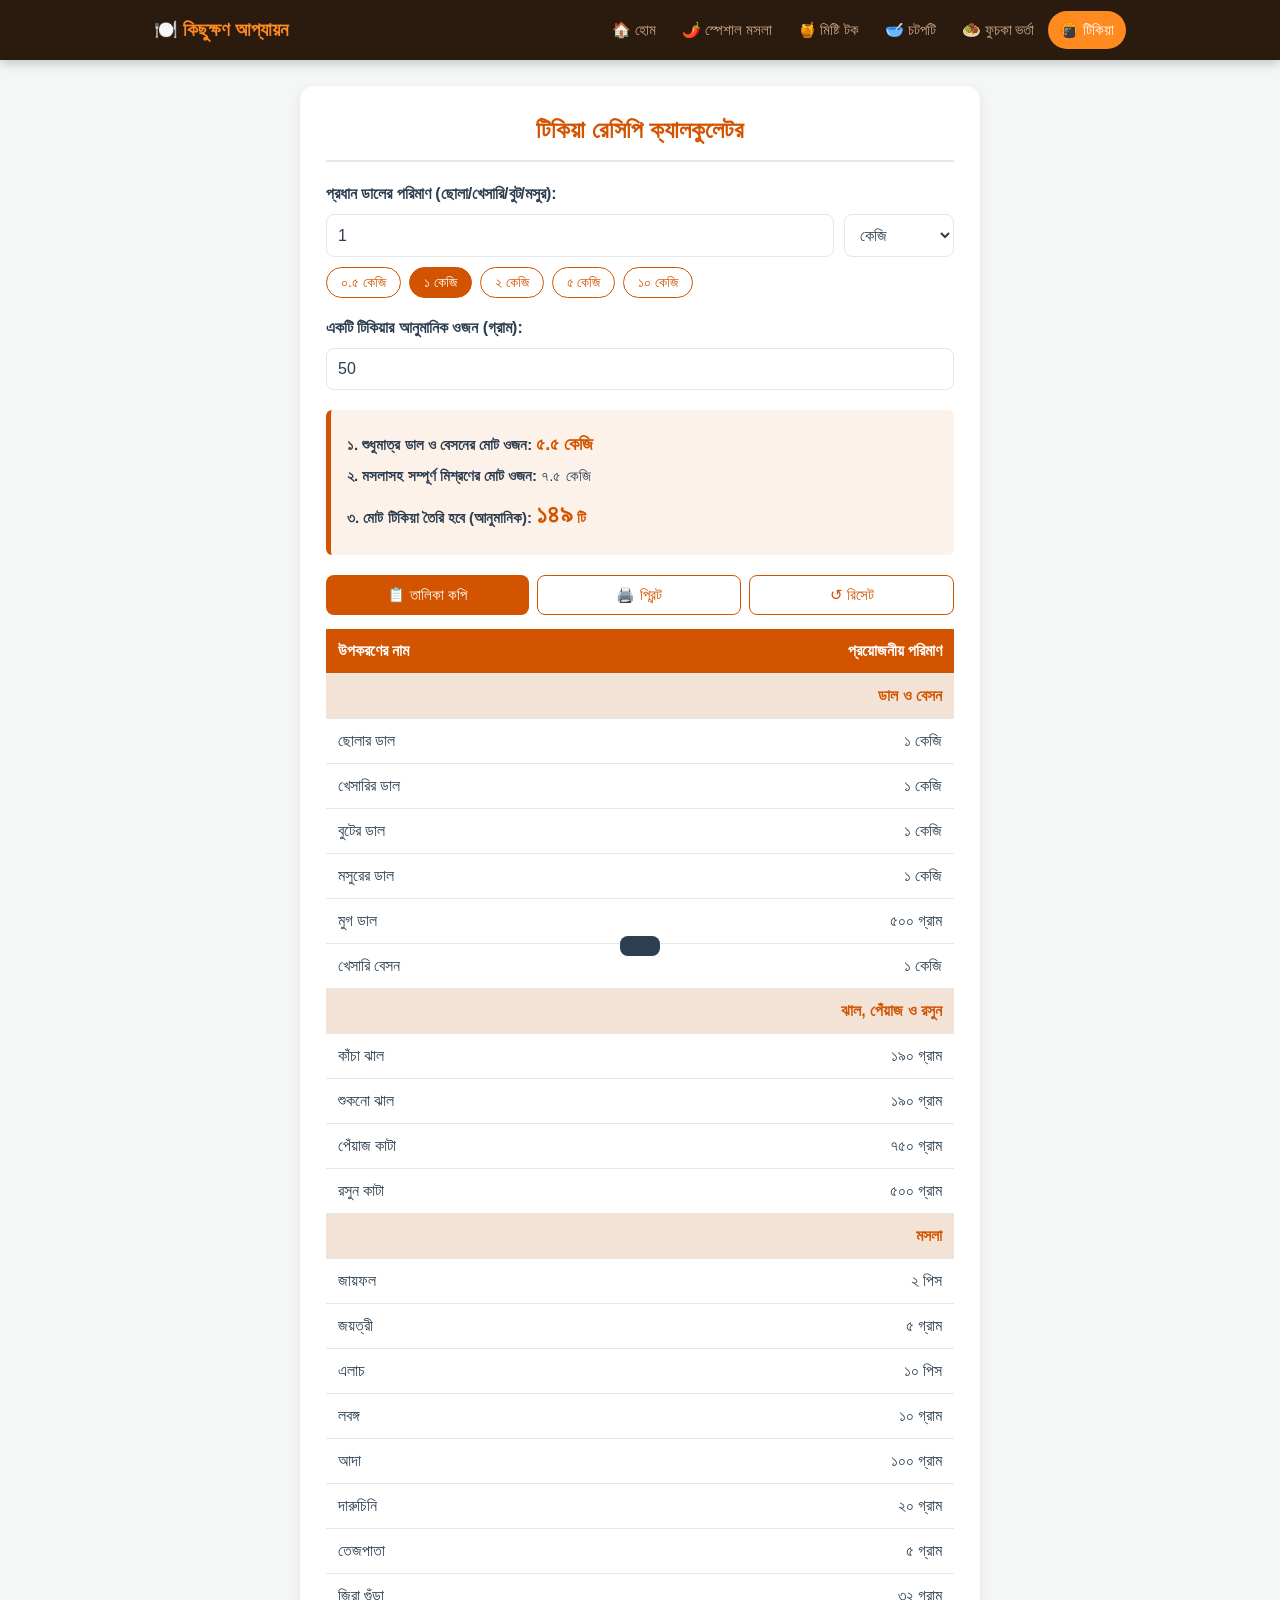
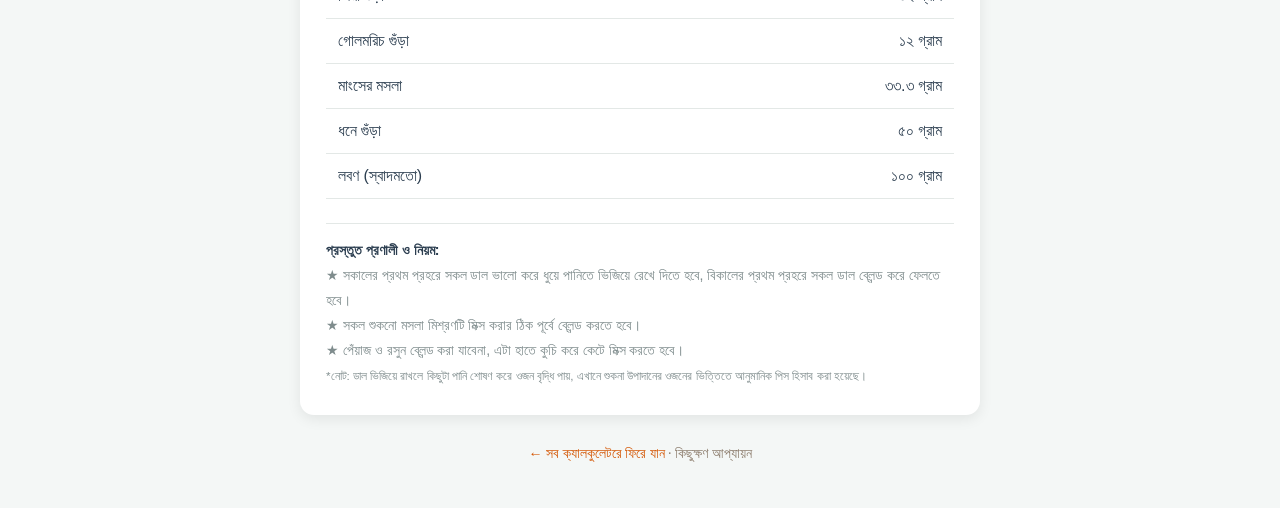
<file: tikiya.html>
<!DOCTYPE html>
<html lang="bn">
<head>
<meta charset="UTF-8">
<meta name="viewport" content="width=device-width, initial-scale=1.0">
<title>টিকিয়া রেসিপি ও পরিমাণ ক্যালকুলেটর</title>
<style>
    :root {
        --bg: #f4f7f6;
        --card: #ffffff;
        --text: #2c3e50;
        --muted: #7f8c8d;
        --accent: #d35400;
        --accent-soft: #fdf2e9;
        --border: #e3e8e6;
        --row-hover: #f6f1ec;
        --group-bg: #f3e3d6;
        --shadow: 0 4px 14px rgba(0,0,0,0.08);
    }
    @media (prefers-color-scheme: dark) {
        :root {
            --bg: #14181a;
            --card: #1e2427;
            --text: #e8ecec;
            --muted: #98a5a6;
            --accent: #ff8a3d;
            --accent-soft: #2b2119;
            --border: #333c40;
            --row-hover: #262e31;
            --group-bg: #3a2a1f;
            --shadow: 0 4px 14px rgba(0,0,0,0.4);
        }
    }
    * { box-sizing: border-box; }
    body {
        font-family: 'Noto Sans Bengali', 'Kalpurush', 'SolaimanLipi', 'Nikosh', 'Segoe UI', Tahoma, sans-serif;
        background: var(--bg);
        color: var(--text);
        margin: 0;
        padding: 16px;
        line-height: 1.5;
    }
    .calculator-container {
        background: var(--card);
        padding: 26px;
        border-radius: 14px;
        box-shadow: var(--shadow);
        max-width: 680px;
        margin: 10px auto;
    }
    h2 {
        text-align: center;
        color: var(--accent);
        margin: 0 0 20px;
        border-bottom: 2px solid var(--border);
        padding-bottom: 12px;
    }
    label.title { display: block; font-weight: 700; margin-bottom: 8px; }
    .input-row { margin-bottom: 18px; }
    .inline { display: flex; gap: 10px; }
    input[type=number], select {
        padding: 11px;
        border: 1px solid var(--border);
        border-radius: 8px;
        font-size: 16px;
        font-family: inherit;
        background: var(--card);
        color: var(--text);
    }
    input[type=number] { flex: 1; min-width: 0; }
    select { width: 110px; }
    input:focus, select:focus { outline: 2px solid var(--accent); outline-offset: 1px; }

    .presets { display: flex; flex-wrap: wrap; gap: 8px; margin-top: 10px; }
    .chip {
        border: 1px solid var(--accent);
        background: transparent;
        color: var(--accent);
        padding: 6px 14px;
        border-radius: 999px;
        font-family: inherit;
        font-size: 14px;
        cursor: pointer;
    }
    .chip:hover, .chip.active { background: var(--accent); color: #fff; }

    .summary-box {
        background: var(--accent-soft);
        border-left: 5px solid var(--accent);
        padding: 14px 16px;
        margin: 20px 0;
        border-radius: 6px;
    }
    .summary-box p { margin: 7px 0; font-size: 15px; }
    .highlight { color: var(--accent); font-weight: 700; font-size: 18px; }
    .big { font-size: 26px; }

    .actions { display: flex; flex-wrap: wrap; gap: 8px; margin-bottom: 14px; }
    .btn {
        flex: 1;
        min-width: 110px;
        padding: 10px 12px;
        border: none;
        border-radius: 8px;
        background: var(--accent);
        color: #fff;
        font-family: inherit;
        font-size: 15px;
        cursor: pointer;
    }
    .btn.secondary { background: transparent; color: var(--accent); border: 1px solid var(--accent); }
    .btn:active { transform: scale(0.98); }

    table { width: 100%; border-collapse: collapse; }
    th, td { padding: 10px 12px; text-align: left; border-bottom: 1px solid var(--border); }
    th { background: var(--accent); color: #fff; }
    td:last-child, th:last-child { text-align: right; font-variant-numeric: tabular-nums; }
    tr.group td { background: var(--group-bg); font-weight: 700; color: var(--accent); }
    tbody tr:not(.group):hover { background: var(--row-hover); }

    .note {
        font-size: 14px;
        color: var(--muted);
        margin-top: 24px;
        line-height: 1.8;
        border-top: 1px solid var(--border);
        padding-top: 14px;
    }
    .note strong { color: var(--text); }
    .toast {
        position: fixed; bottom: 24px; left: 50%;
        transform: translateX(-50%) translateY(80px);
        background: #2c3e50; color: #fff;
        padding: 10px 20px; border-radius: 8px;
        transition: transform .25s; z-index: 10;
    }
    .toast.show { transform: translateX(-50%) translateY(0); }

    @media (max-width: 480px) {
        .calculator-container { padding: 16px; }
        th, td { padding: 9px 6px; font-size: 15px; }
    }
    @media print {
        body { background: #fff; color: #000; padding: 0; }
        .calculator-container { box-shadow: none; max-width: 100%; }
        .actions, .presets, .toast { display: none !important; }
        input, select { border: none; appearance: none; font-weight: 700; }
    }
</style>
<link rel="stylesheet" href="assets/site.css">
</head>
<body>

<div class="calculator-container">
    <h2>টিকিয়া রেসিপি ক্যালকুলেটর</h2>

    <div class="input-row">
        <label class="title" for="baseQuantity">প্রধান ডালের পরিমাণ (ছোলা/খেসারি/বুট/মসুর):</label>
        <div class="inline">
            <input type="number" id="baseQuantity" value="1" min="0.1" step="0.1" inputmode="decimal">
            <select id="unitSelect">
                <option value="kg">কেজি</option>
                <option value="gram">গ্রাম</option>
            </select>
        </div>
        <div class="presets" id="presets"></div>
    </div>

    <div class="input-row">
        <label class="title" for="tikiyaWeight">একটি টিকিয়ার আনুমানিক ওজন (গ্রাম):</label>
        <input type="number" id="tikiyaWeight" value="50" min="1" inputmode="decimal" style="width:100%">
    </div>

    <div class="summary-box">
        <p><strong>১. শুধুমাত্র ডাল ও বেসনের মোট ওজন:</strong> <span id="totalDalBesan" class="highlight">0</span></p>
        <p><strong>২. মসলাসহ সম্পূর্ণ মিশ্রণের মোট ওজন:</strong> <span id="totalMixture">0</span></p>
        <p><strong>৩. মোট টিকিয়া তৈরি হবে (আনুমানিক):</strong> <span id="totalPieces" class="highlight big">0</span> <strong style="color:var(--accent)">টি</strong></p>
    </div>

    <div class="actions">
        <button class="btn" id="copyBtn" type="button">📋 তালিকা কপি</button>
        <button class="btn secondary" id="printBtn" type="button">🖨️ প্রিন্ট</button>
        <button class="btn secondary" id="resetBtn" type="button">↺ রিসেট</button>
    </div>

    <table id="recipeTable">
        <thead>
            <tr><th>উপকরণের নাম</th><th>প্রয়োজনীয় পরিমাণ</th></tr>
        </thead>
        <tbody></tbody>
    </table>

    <div class="note">
        <strong>প্রস্তুত প্রণালী ও নিয়ম:</strong><br>
        ★ সকালের প্রথম প্রহরে সকল ডাল ভালো করে ধুয়ে পানিতে ভিজিয়ে রেখে দিতে হবে, বিকালের প্রথম প্রহরে সকল ডাল ব্লেন্ড করে ফেলতে হবে।<br>
        ★ সকল শুকনো মসলা মিশ্রণটি মিক্স করার ঠিক পূর্বে ব্লেন্ড করতে হবে।<br>
        ★ পেঁয়াজ ও রসুন ব্লেন্ড করা যাবেনা, এটা হাতে কুচি করে কেটে মিক্স করতে হবে।<br>
        <small>*নোট: ডাল ভিজিয়ে রাখলে কিছুটা পানি শোষণ করে ওজন বৃদ্ধি পায়, এখানে শুকনা উপাদানের ওজনের ভিত্তিতে আনুমানিক পিস হিসাব করা হয়েছে।</small>
    </div>
</div>
<div class="toast" id="toast"></div>

<script>
    // ১ কেজি প্রধান ডালের ওপর ভিত্তি করে মূল রেসিপি (ওজন গ্রামে)
    const baseRecipe = [
        { group: "ডাল ও বেসন" },
        { name: "ছোলার ডাল", value: 1000, isMainComponent: true, type: "weight" },
        { name: "খেসারির ডাল", value: 1000, isMainComponent: true, type: "weight" },
        { name: "বুটের ডাল", value: 1000, isMainComponent: true, type: "weight" },
        { name: "মসুরের ডাল", value: 1000, isMainComponent: true, type: "weight" },
        { name: "মুগ ডাল", value: 500, isMainComponent: true, type: "weight" },
        { name: "খেসারি বেসন", value: 1000, isMainComponent: true, type: "weight" },
        { group: "ঝাল, পেঁয়াজ ও রসুন" },
        { name: "কাঁচা ঝাল", value: 190, isMainComponent: false, type: "weight" },
        { name: "শুকনো ঝাল", value: 190, isMainComponent: false, type: "weight" },
        { name: "পেঁয়াজ কাটা", value: 750, isMainComponent: false, type: "weight" },
        { name: "রসুন কাটা", value: 500, isMainComponent: false, type: "weight" },
        { group: "মসলা" },
        { name: "জায়ফল", value: 2, isMainComponent: false, type: "pieces" },
        { name: "জয়ত্রী", value: 5, isMainComponent: false, type: "weight" },
        { name: "এলাচ", value: 10, isMainComponent: false, type: "pieces" },
        { name: "লবঙ্গ", value: 10, isMainComponent: false, type: "weight" },
        { name: "আদা", value: 100, isMainComponent: false, type: "weight" },
        { name: "দারুচিনি", value: 20, isMainComponent: false, type: "weight" },
        { name: "তেজপাতা", value: 5, isMainComponent: false, type: "weight" },
        { name: "জিরা গুঁড়া", value: 32, isMainComponent: false, type: "weight" },
        { name: "গোলমরিচ গুঁড়া", value: 12, isMainComponent: false, type: "weight" },
        { name: "মাংসের মসলা", value: 33.33, isMainComponent: false, type: "weight" },
        { name: "ধনে গুঁড়া", value: 50, isMainComponent: false, type: "weight" },
        { name: "লবণ (স্বাদমতো)", value: 100, isMainComponent: false, type: "weight" }
    ];

    const $ = id => document.getElementById(id);
    const STORE_KEY = "tikiyaCalcV2";

    function bn(n, maxFrac = 2) {
        return n.toLocaleString('bn-BD', { maximumFractionDigits: maxFrac });
    }

    function formatWeight(grams) {
        if (grams >= 1000) return bn(grams / 1000) + " কেজি";
        return bn(Math.round(grams * 10) / 10, 1) + " গ্রাম";
    }

    let lastRows = [];
    let lastSummary = {};

    function calculateRecipe() {
        const qty = parseFloat($('baseQuantity').value) || 0;
        const unit = $('unitSelect').value;
        const perPiece = parseFloat($('tikiyaWeight').value) > 0 ? parseFloat($('tikiyaWeight').value) : 50;

        const inputInGrams = unit === 'kg' ? qty * 1000 : qty;
        const multiplier = inputInGrams / 1000;

        const tbody = document.querySelector('#recipeTable tbody');
        tbody.innerHTML = '';
        lastRows = [];

        let totalDalBesan = 0;
        let totalMixture = 0;

        baseRecipe.forEach(item => {
            const tr = document.createElement('tr');
            if (item.group) {
                tr.className = 'group';
                tr.innerHTML = `<td colspan="2">${item.group}</td>`;
                tbody.appendChild(tr);
                lastRows.push({ group: item.group });
                return;
            }
            const calc = item.value * multiplier;
            let display;
            if (item.type === 'pieces') {
                display = bn(Math.ceil(calc - 1e-9), 0) + " পিস";
            } else {
                display = formatWeight(calc);
                totalMixture += calc;
                if (item.isMainComponent) totalDalBesan += calc;
            }
            tr.innerHTML = `<td>${item.name}</td><td>${display}</td>`;
            tbody.appendChild(tr);
            lastRows.push({ name: item.name, display });
        });

        const pieces = Math.max(0, Math.floor(totalMixture / perPiece));
        lastSummary = {
            dal: formatWeight(totalDalBesan),
            mix: formatWeight(totalMixture),
            pieces: bn(pieces, 0),
            qtyText: bn(qty) + (unit === 'kg' ? " কেজি" : " গ্রাম")
        };

        $('totalDalBesan').innerText = lastSummary.dal;
        $('totalMixture').innerText = lastSummary.mix;
        $('totalPieces').innerText = lastSummary.pieces;

        highlightPreset(inputInGrams);
        save();
    }

    // দ্রুত প্রিসেট বাটন
    const presets = [0.5, 1, 2, 5, 10];
    function buildPresets() {
        const box = $('presets');
        presets.forEach(p => {
            const b = document.createElement('button');
            b.type = 'button';
            b.className = 'chip';
            b.dataset.g = p * 1000;
            b.textContent = bn(p) + " কেজি";
            b.onclick = () => {
                $('unitSelect').value = 'kg';
                $('baseQuantity').value = p;
                calculateRecipe();
            };
            box.appendChild(b);
        });
    }
    function highlightPreset(grams) {
        document.querySelectorAll('.chip').forEach(c =>
            c.classList.toggle('active', Math.abs(parseFloat(c.dataset.g) - grams) < 0.01));
    }

    // কপি করার টেক্সট
    function buildText() {
        let t = `টিকিয়া রেসিপি (প্রধান ডাল: ${lastSummary.qtyText})\n`;
        t += `ডাল ও বেসন: ${lastSummary.dal}\nমোট মিশ্রণ: ${lastSummary.mix}\nআনুমানিক টিকিয়া: ${lastSummary.pieces} টি\n`;
        lastRows.forEach(r => {
            t += r.group ? `\n— ${r.group} —\n` : `${r.name}: ${r.display}\n`;
        });
        return t;
    }
    function toast(msg) {
        const el = $('toast');
        el.textContent = msg;
        el.classList.add('show');
        setTimeout(() => el.classList.remove('show'), 1800);
    }
    async function copyList() {
        const text = buildText();
        try {
            await navigator.clipboard.writeText(text);
            toast("তালিকা কপি হয়েছে ✓");
        } catch (e) {
            const ta = document.createElement('textarea');
            ta.value = text;
            document.body.appendChild(ta);
            ta.select();
            try { document.execCommand('copy'); toast("তালিকা কপি হয়েছে ✓"); }
            catch (_) { toast("কপি করা যায়নি"); }
            ta.remove();
        }
    }

    // শেষ ইনপুট মনে রাখা
    function save() {
        try {
            localStorage.setItem(STORE_KEY, JSON.stringify({
                q: $('baseQuantity').value, u: $('unitSelect').value, w: $('tikiyaWeight').value
            }));
        } catch (e) {}
    }
    function load() {
        try {
            const s = JSON.parse(localStorage.getItem(STORE_KEY) || 'null');
            if (s) {
                $('baseQuantity').value = s.q;
                $('unitSelect').value = s.u;
                $('tikiyaWeight').value = s.w;
            }
        } catch (e) {}
    }
    function reset() {
        $('baseQuantity').value = 1;
        $('unitSelect').value = 'kg';
        $('tikiyaWeight').value = 50;
        calculateRecipe();
    }

    $('baseQuantity').addEventListener('input', calculateRecipe);
    $('unitSelect').addEventListener('change', calculateRecipe);
    $('tikiyaWeight').addEventListener('input', calculateRecipe);
    $('copyBtn').addEventListener('click', copyList);
    $('printBtn').addEventListener('click', () => window.print());
    $('resetBtn').addEventListener('click', reset);

    buildPresets();
    load();
    calculateRecipe();
</script>
<script src="assets/site.js"></script>
</body>
</html>
</file>
<file: assets/site.css>
/* শেয়ার্ড নেভিগেশন — সব পেজে একই */
:root{
  --nav-h:60px;
  --nav-bg:#2b1a0e; --nav-text:#fff3e3; --nav-accent:#ff8a1f; --nav-muted:#c9a98a;
}
body.has-nav{padding-top:calc(var(--nav-h) + 16px) !important}
#siteNav{
  position:fixed;top:0;left:0;right:0;height:var(--nav-h);z-index:1000;
  background:var(--nav-bg);color:var(--nav-text);
  box-shadow:0 2px 12px rgba(0,0,0,.25);
  font-family:'Tiro Bangla','Noto Serif Bengali','Kalpurush',serif;
}
#siteNav .in{
  max-width:1000px;height:100%;margin:0 auto;padding:0 14px;
  display:flex;align-items:center;gap:14px;
}
#siteNav a{color:inherit;text-decoration:none}
#siteNav .brand{font-size:19px;font-weight:700;white-space:nowrap;color:var(--nav-accent);display:flex;align-items:center;gap:6px}
#siteNav .links{display:flex;gap:2px;margin-left:auto;overflow-x:auto;scrollbar-width:none}
#siteNav .links::-webkit-scrollbar{display:none}
#siteNav .links a{padding:8px 12px;border-radius:999px;font-size:15px;white-space:nowrap;color:var(--nav-muted);transition:.15s}
#siteNav .links a:hover{background:rgba(255,255,255,.1);color:#fff}
#siteNav .links a.on{background:var(--nav-accent);color:#fff}
#siteNav .menuBtn{display:none;margin-left:auto;background:none;border:1px solid var(--nav-muted);color:var(--nav-text);
  font-size:20px;border-radius:8px;padding:4px 10px;cursor:pointer;font-family:inherit}

@media(max-width:760px){
  #siteNav .menuBtn{display:block}
  #siteNav .links{
    display:none;position:absolute;top:var(--nav-h);left:0;right:0;flex-direction:column;
    background:var(--nav-bg);padding:8px 12px 14px;margin:0;box-shadow:0 10px 20px rgba(0,0,0,.3);
  }
  #siteNav.open .links{display:flex}
  #siteNav .links a{padding:12px 14px;font-size:16px;border-radius:10px}
}
@media print{#siteNav{display:none !important}body.has-nav{padding-top:0 !important}}

/* ফুটার */
#siteFoot{
  text-align:center;color:#8a7a6a;font-size:14px;padding:18px 12px 28px;
  font-family:'Tiro Bangla','Noto Serif Bengali','Kalpurush',serif;
}
#siteFoot a{color:#d35400;text-decoration:none}
@media print{#siteFoot{display:none}}

/* flex বডিওয়ালা পেজে ফুটার যেন নিচে আসে */
body.has-nav{flex-wrap:wrap;align-content:flex-start}
#siteFoot{flex:0 0 100%;width:100%}
</file>
